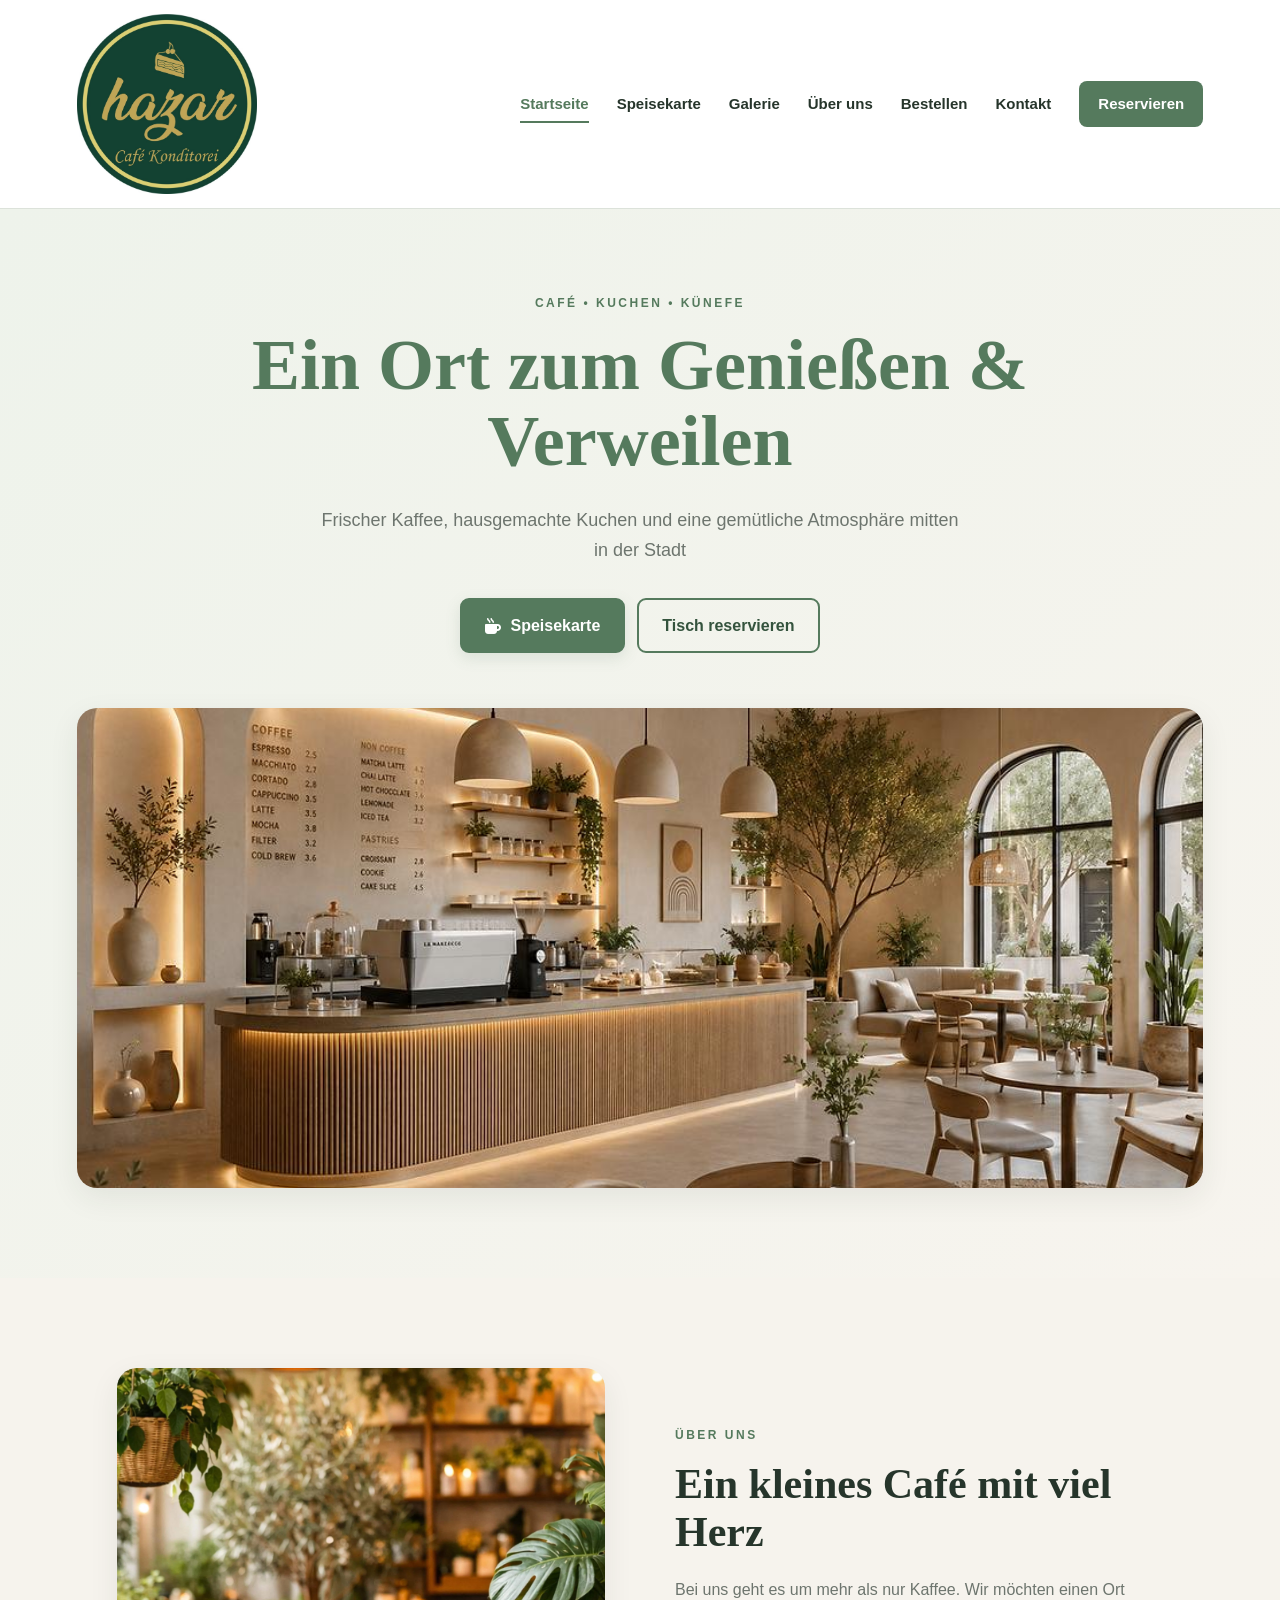
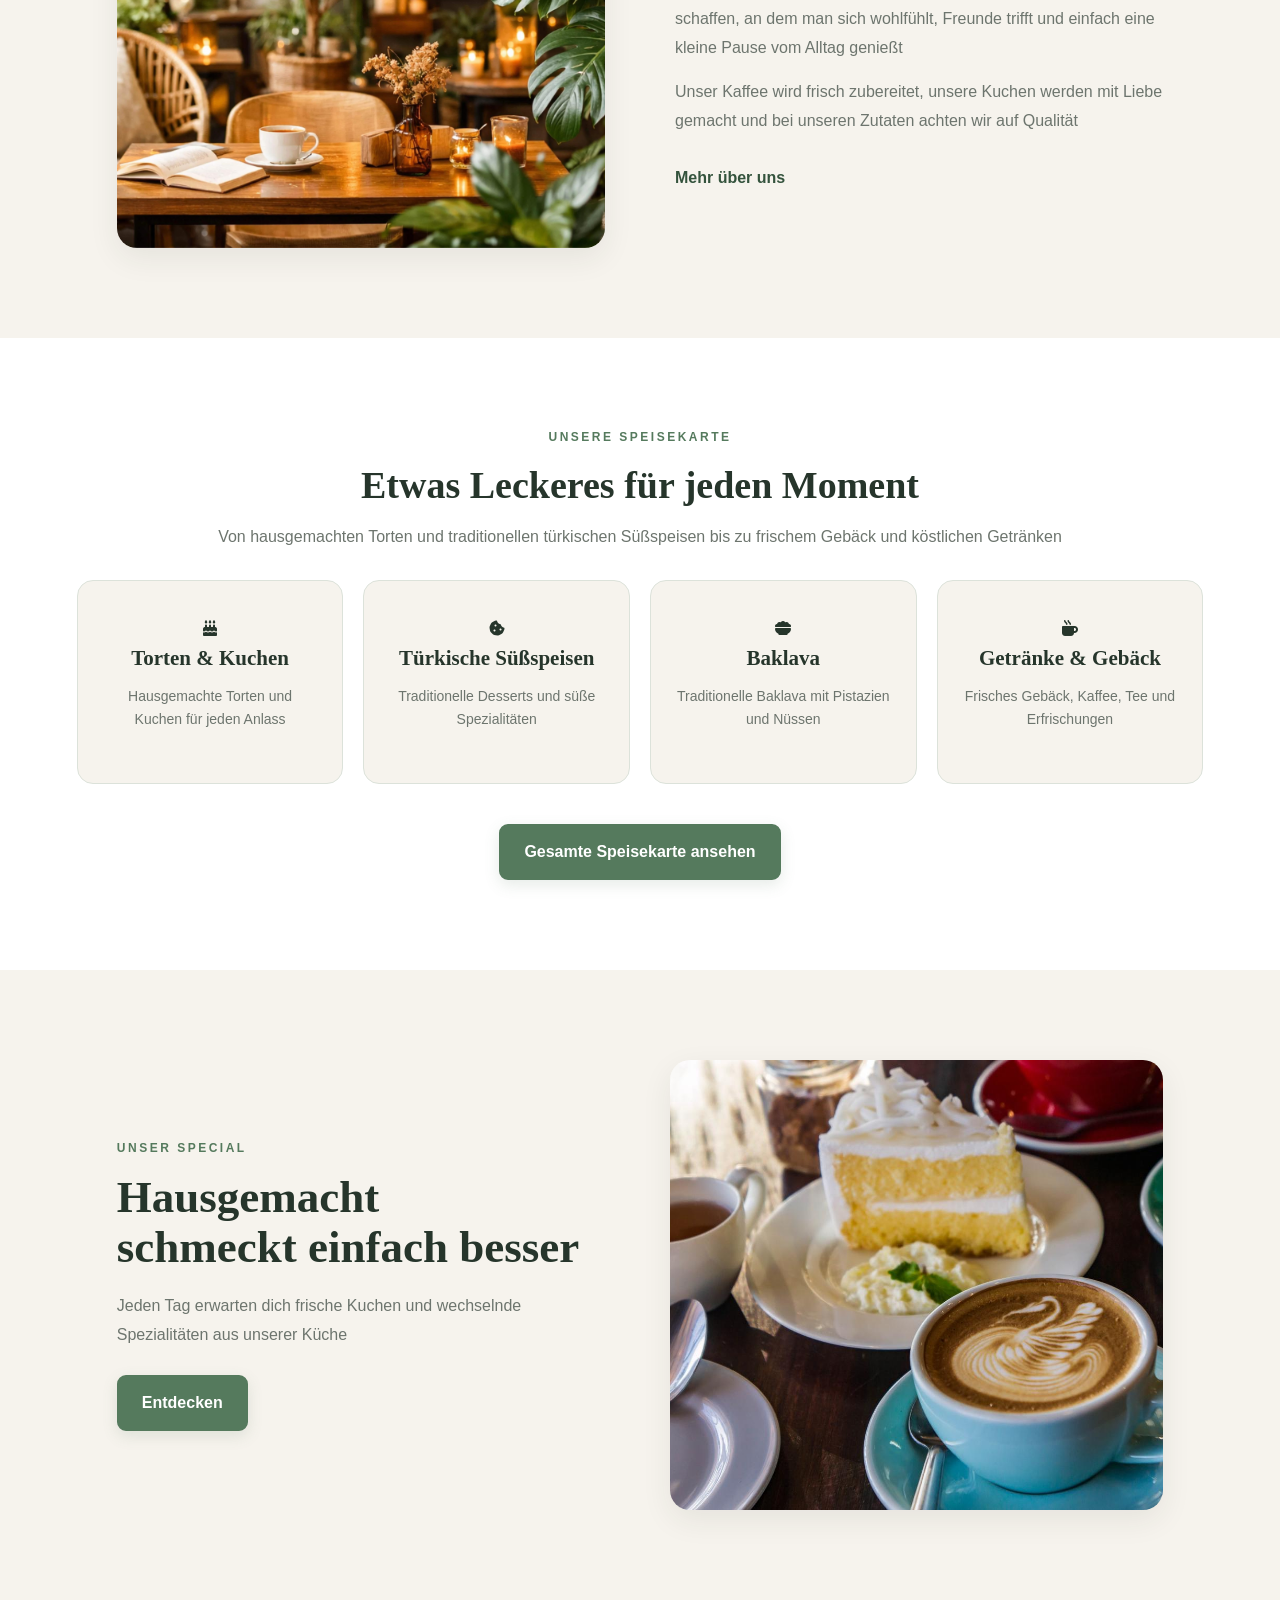
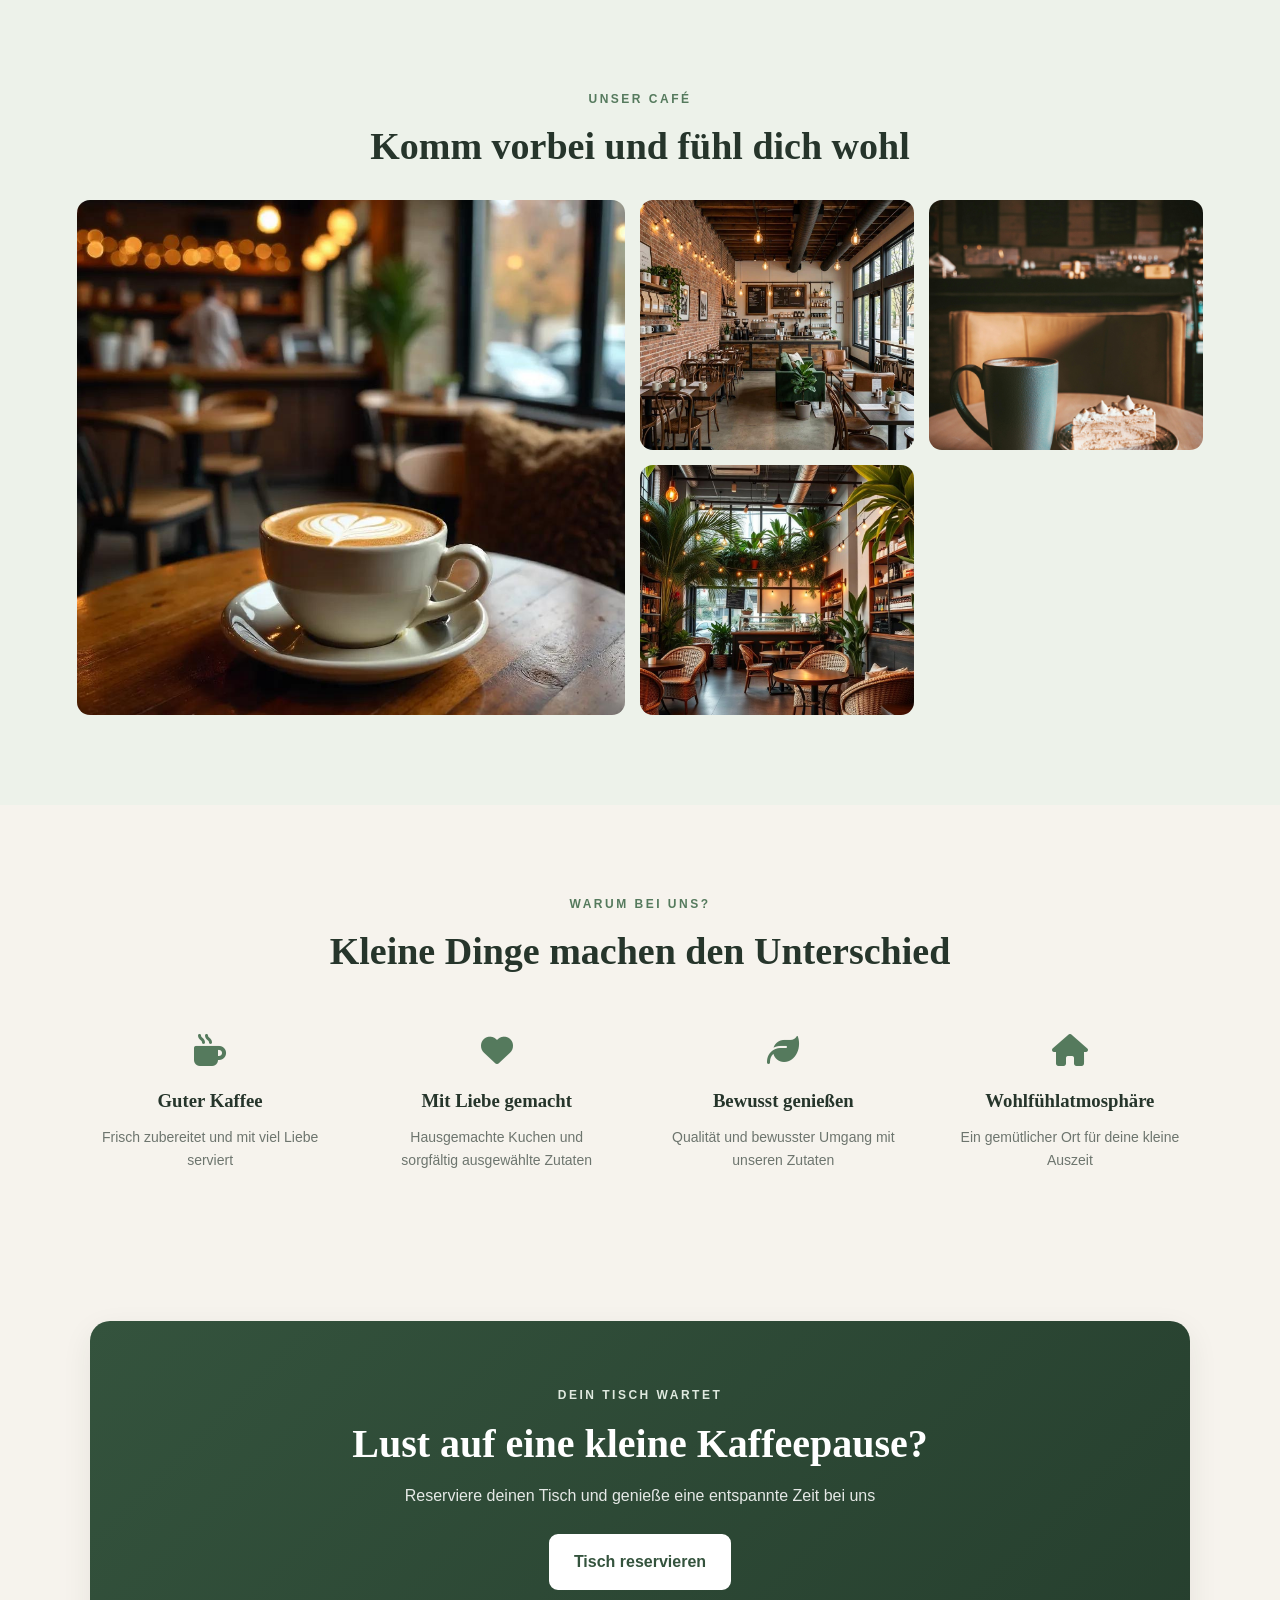
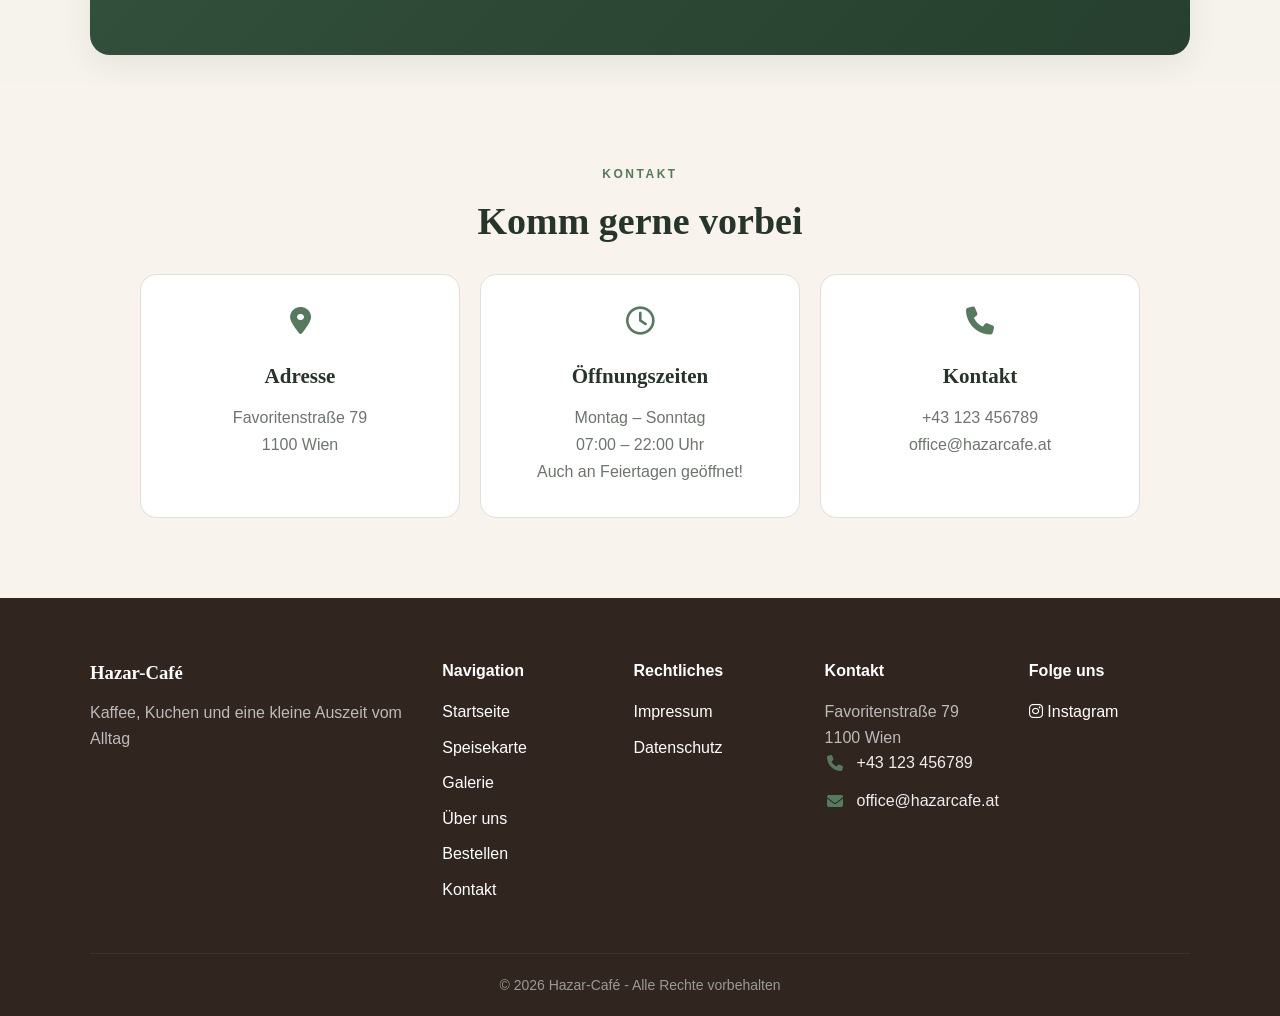
<file: index.html>
<!DOCTYPE html>
<html lang="de">
<head>
    <meta charset="UTF-8">
    <meta name="viewport" content="width=device-width, initial-scale=1.0">
    <link rel="stylesheet" href="style.css">
    <link rel="stylesheet" href="https://cdnjs.cloudflare.com/ajax/libs/font-awesome/6.5.2/css/all.min.css">
    <title>Hazar-Café</title>
</head>
<body>
    <header>
        <img src="images/logo.jpeg" alt="Hazar-Café" class="logo">

        <button class="menu-toggle" id="menuToggle" type="button" aria-label="Menü öffnen" aria-expanded="false">
            <i class="fa-solid fa-bars"></i>
        </button>

        <nav id="mainNav">
            <a href="index.html" class="active">Startseite</a>
            <a href="speisekarte.html">Speisekarte</a>
            <a href="galerie.html">Galerie</a>
            <a href="aboutUs.html">Über uns</a>
            <a href="bestellen.html">Bestellen</a>
            <a href="kontakt.html">Kontakt</a>
            <a href="reservierung.html" class="nav-button">Reservieren</a>
        </nav>
    </header>

    <main>
        <!-- ==============================
             HERO
        ==================================== -->
        <section class="hero">
            <div class="hero-content">
                <span class="hero-label">CAFÉ • KUCHEN • KÜNEFE</span>

                <h1><span>Ein Ort zum Genießen & Verweilen</span></h1>

                <p>Frischer Kaffee, hausgemachte Kuchen und eine gemütliche Atmosphäre mitten in der Stadt</p>

                <div class="hero-buttons">
                    <a href="speisekarte.html" class="btn">
                        <i class="fa-solid fa-mug-hot"></i>
                        Speisekarte
                    </a>

                    <a href="reservierung.html" class="btn btn-outline">Tisch reservieren</a>
                </div>
            </div>

            <div class="hero-image">
                <img src="images/cafe-bsp.jpg" alt="Gemütlicher Café-Innenraum">
            </div>
        </section>


        <!-- =======================================
            ÜBER UNS
        ========================================== -->
        <section class="about-section" id="ueber-uns">
            <div class="about-image">
                <img src="images/interior-bsp.jpg" alt="Innenraum des Cafés">
            </div>

            <div class="about-content">
                <span class="section-label">ÜBER UNS</span>

                <h2>Ein kleines Café mit viel Herz</h2>

                <p>Bei uns geht es um mehr als nur Kaffee. Wir möchten einen Ort schaffen, an dem man sich wohlfühlt, 
                    Freunde trifft und einfach eine kleine Pause vom Alltag genießt</p>

                <p>Unser Kaffee wird frisch zubereitet, unsere Kuchen werden mit Liebe gemacht und bei unseren Zutaten
                    achten wir auf Qualität</p>

                <a href="aboutUs.html" class="text-link">Mehr über uns</a>
            </div>
        </section>


        <!-- =========================================
            SPEISEKARTE
        ========================================== -->
        <section class="menu-section" id="speisekarte">
            <div class="section-heading">
                <span>UNSERE SPEISEKARTE</span>

                <h2>Etwas Leckeres für jeden Moment</h2>
                <p>Von hausgemachten Torten und traditionellen türkischen Süßspeisen bis zu frischem Gebäck und köstlichen Getränken</p>
            </div>

            <div class="menu-grid">
                <div class="menu-card">
                    <div class="menu-icon">
                        <i class="fa-solid fa-cake-candles"></i>
                    </div>

                    <h3>Torten & Kuchen</h3>
                    <p>Hausgemachte Torten und Kuchen für jeden Anlass</p>
                </div>

                <div class="menu-card">
                    <div class="menu-icon">
                        <i class="fa-solid fa-cookie-bite"></i>
                    </div>

                    <h3>Türkische Süßspeisen</h3>
                    <p>Traditionelle Desserts und süße Spezialitäten</p>
                </div>

                <div class="menu-card">
                    <div class="menu-icon">
                        <i class="fa-solid fa-bowl-food"></i>
                    </div>

                    <h3>Baklava</h3>
                    <p>Traditionelle Baklava mit Pistazien und Nüssen</p>
                </div>

                <div class="menu-card">
                    <div class="menu-icon">
                        <i class="fa-solid fa-mug-hot"></i>
                    </div>

                    <h3>Getränke & Gebäck</h3>
                    <p>Frisches Gebäck, Kaffee, Tee und Erfrischungen</p>
                </div>
            </div>

            <div class="center-button">
                <a href="speisekarte.html" class="btn btn-primary">Gesamte Speisekarte ansehen</a>
            </div>
        </section>


        <!-- =======================================
            SPECIAL
        ========================================== -->
        <section class="special-section">
            <div class="special-content">
                <span>UNSER SPECIAL</span>

                <h2>Hausgemacht<br>
                    schmeckt einfach besser</h2>

                <p>Jeden Tag erwarten dich frische Kuchen und wechselnde Spezialitäten aus unserer Küche</p>

                <a href="speisekarte.html" class="btn">Entdecken</a>
            </div>

            <div class="special-image">
                <img src="images/cake-bsp.jpg" alt="Hausgemachter Kuchen">
            </div>
        </section>


        <!-- =========================================
            GALERIE
        ========================================== -->
        <section class="gallery-section" id="galerie">
            <div class="section-heading">
                <span>UNSER CAFÉ</span>

                <h2>Komm vorbei und fühl dich wohl</h2>
            </div>

            <div class="gallery-grid">
                <img src="images/galerie/gallery-1.jpg" alt="Kaffee im Café">
                <img src="images/galerie/gallery-2.jpg" alt="Café Innenraum">
                <img src="images/galerie/gallery-3.jpg" alt="Kuchen und Kaffee">
                <img src="images/galerie/gallery-4.jpg" alt="Café Atmosphäre">
            </div>
        </section>


        <!-- =========================================
            VORTEILE
        ========================================== -->
        <section class="why-section">
            <div class="section-heading">
                <span> WARUM BEI UNS?</span>

                <h2>Kleine Dinge machen den Unterschied</h2>
            </div>

            <div class="advantages-grid">
                <div class="advantage-card">
                    <i class="fa-solid fa-mug-hot"></i>

                    <h3>Guter Kaffee</h3>
                    <p>Frisch zubereitet und mit viel Liebe serviert</p>
                </div>

                <div class="advantage-card">
                    <i class="fa-solid fa-heart"></i>

                    <h3>Mit Liebe gemacht</h3>
                    <p>Hausgemachte Kuchen und sorgfältig ausgewählte Zutaten</p>
                </div>

                <div class="advantage-card">
                    <i class="fa-solid fa-leaf"></i>

                    <h3>Bewusst genießen</h3>
                    <p>Qualität und bewusster Umgang mit unseren Zutaten</p>
                </div>

                <div class="advantage-card">
                    <i class="fa-solid fa-house"></i>

                    <h3>Wohlfühlatmosphäre</h3>
                    <p>Ein gemütlicher Ort für deine kleine Auszeit</p>
                </div>
            </div>
        </section>


        <!-- =========================================
            RESERVIERUNG
        ========================================== -->
        <section class="reservation-section" id="reservierung">
            <div>
                <span>DEIN TISCH WARTET</span>

                <h2>Lust auf eine kleine Kaffeepause?</h2>
                <p>Reserviere deinen Tisch und genieße eine entspannte Zeit bei uns</p>

                <a href="reservierung.html" class="btn">Tisch reservieren</a>
            </div>
        </section>


        <!-- =========================================
            KONTAKT
        ========================================== -->
        <section class="contact-section" id="kontakt">
            <div class="section-heading">
                <span>KONTAKT</span>

                <h2>Komm gerne vorbei</h2>
            </div>

            <div class="contact-grid">
                <div class="contact-card">
                    <i class="fa-solid fa-location-dot"></i>

                    <h3>Adresse</h3>

                    <p>
                        Favoritenstraße 79<br>
                        1100 Wien
                    </p>
                </div>

                <div class="contact-card">
                    <i class="fa-regular fa-clock"></i>

                    <h3>Öffnungszeiten</h3>

                     <p>
                        Montag – Sonntag<br>
                        07:00 – 22:00 Uhr
                    </p>

                    <p>
                        Auch an Feiertagen geöffnet!
                    </p>
                </div>

                <div class="contact-card">
                    <i class="fa-solid fa-phone"></i>

                    <h3>Kontakt</h3>

                    <p>
                        +43 123 456789<br>
                        office@hazarcafe.at
                    </p>
                </div>
            </div>
        </section>
    </main>

    <div id="footer"></div>
    <script src="js/script.js"></script>
</body>
</html>
</file>
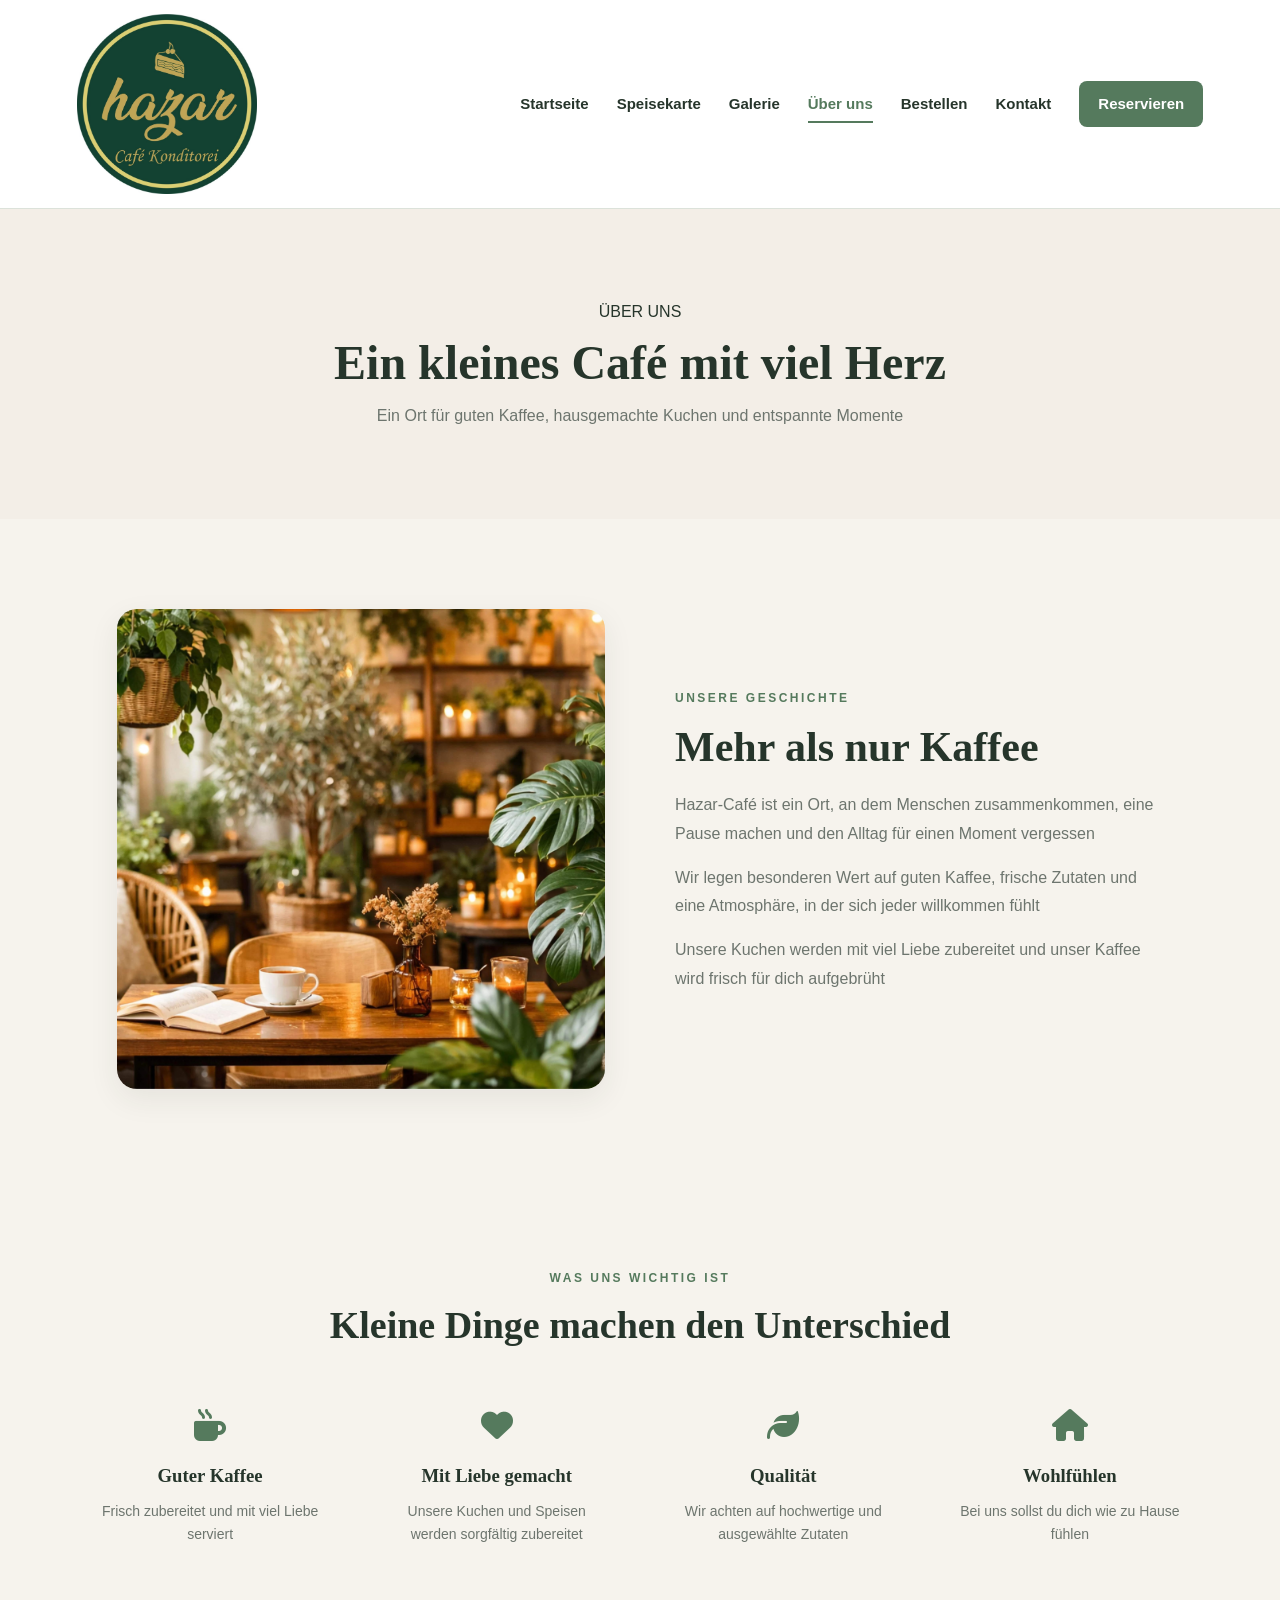
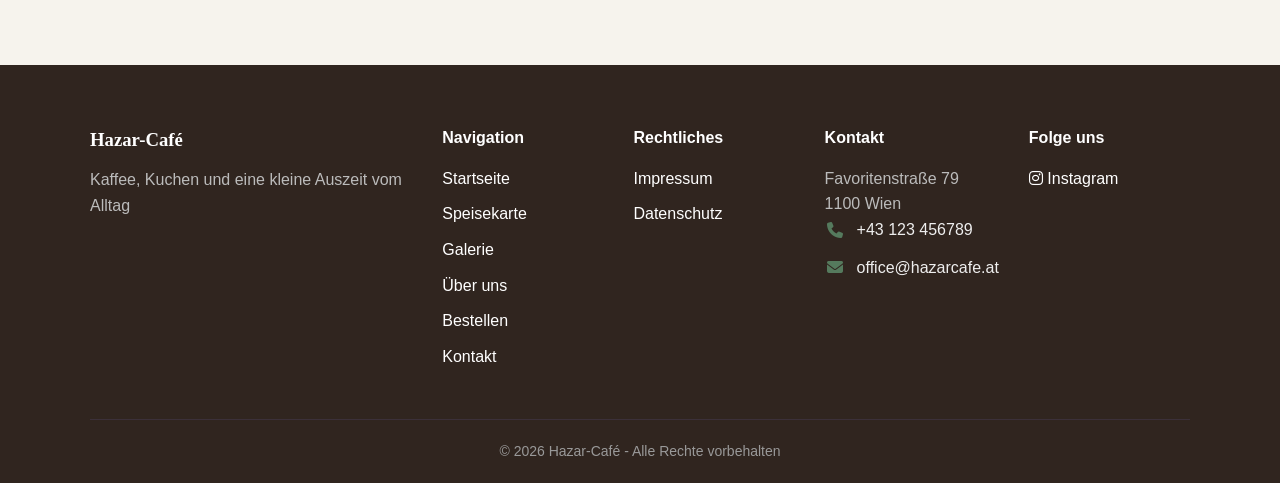
<file: aboutUs.html>
<!DOCTYPE html>
<html lang="de">
<head>
    <meta charset="UTF-8">
    <meta name="viewport" content="width=device-width, initial-scale=1.0">
    <link rel="stylesheet" href="style.css">
    <link rel="stylesheet" href="https://cdnjs.cloudflare.com/ajax/libs/font-awesome/6.5.2/css/all.min.css">
    <title>Über Uns</title>
</head>
<body>
    <header>
        <img src="images/logo.jpeg" alt="Hazar-Café" class="logo">

        <button class="menu-toggle" id="menuToggle" type="button" aria-label="Menü öffnen" aria-expanded="false">
            <i class="fa-solid fa-bars"></i>
        </button>

        <nav id="mainNav">
            <a href="index.html">Startseite</a>
            <a href="speisekarte.html">Speisekarte</a>
            <a href="galerie.html">Galerie</a>
            <a href="aboutUs.html" class="active">Über uns</a>
            <a href="bestellen.html">Bestellen</a>
            <a href="kontakt.html">Kontakt</a>
            <a href="reservierung.html" class="nav-button">Reservieren</a>
        </nav>
    </header>

    <main>
        <section class="page-hero">
            <div>
                <span class="section-label">ÜBER UNS</span>
                
                <h1>Ein kleines Café mit viel Herz</h1>
                <p>Ein Ort für guten Kaffee, hausgemachte Kuchen und entspannte Momente</p>
            </div>
        </section>

        <section class="about-section">
            <div class="about-image">
                <img src="images/interior-bsp.jpg" alt="Gemütlicher Innenraum des Hazar-Cafés">
            </div>

            <div class="about-content">
                <span class="section-label">UNSERE GESCHICHTE</span>

                <h2>Mehr als nur Kaffee</h2>

                <p> Hazar-Café ist ein Ort, an dem Menschen zusammenkommen, eine Pause machen und den Alltag für einen Moment vergessen</p>
                <p>Wir legen besonderen Wert auf guten Kaffee, frische Zutaten und eine Atmosphäre, in der sich jeder willkommen fühlt</p>
                <p>Unsere Kuchen werden mit viel Liebe zubereitet und unser Kaffee wird frisch für dich aufgebrüht</p>
            </div>
        </section>


        <section class="why-section">
            <div class="section-heading">
                <span>WAS UNS WICHTIG IST</span>
                <h2>Kleine Dinge machen den Unterschied</h2>
            </div>

            <div class="advantages-grid">
                <div class="advantage-card">
                    <i class="fa-solid fa-mug-hot"></i>
                    
                    <h3>Guter Kaffee</h3>
                    <p>Frisch zubereitet und mit viel Liebe serviert</p>
                </div>

                <div class="advantage-card">
                    <i class="fa-solid fa-heart"></i>
                    
                    <h3>Mit Liebe gemacht</h3>
                    <p>Unsere Kuchen und Speisen werden sorgfältig zubereitet</p>
                </div>

                <div class="advantage-card">
                    <i class="fa-solid fa-leaf"></i>
                    
                    <h3>Qualität</h3>
                    <p>Wir achten auf hochwertige und ausgewählte Zutaten</p>
                </div>

                <div class="advantage-card">
                    <i class="fa-solid fa-house"></i>
                    
                    <h3>Wohlfühlen</h3>
                    <p>Bei uns sollst du dich wie zu Hause fühlen</p>
                </div>
            </div>
        </section>
    </main>


    <div id="footer"></div>
    <script src="js/script.js"></script>
</body>
</html>
</file>
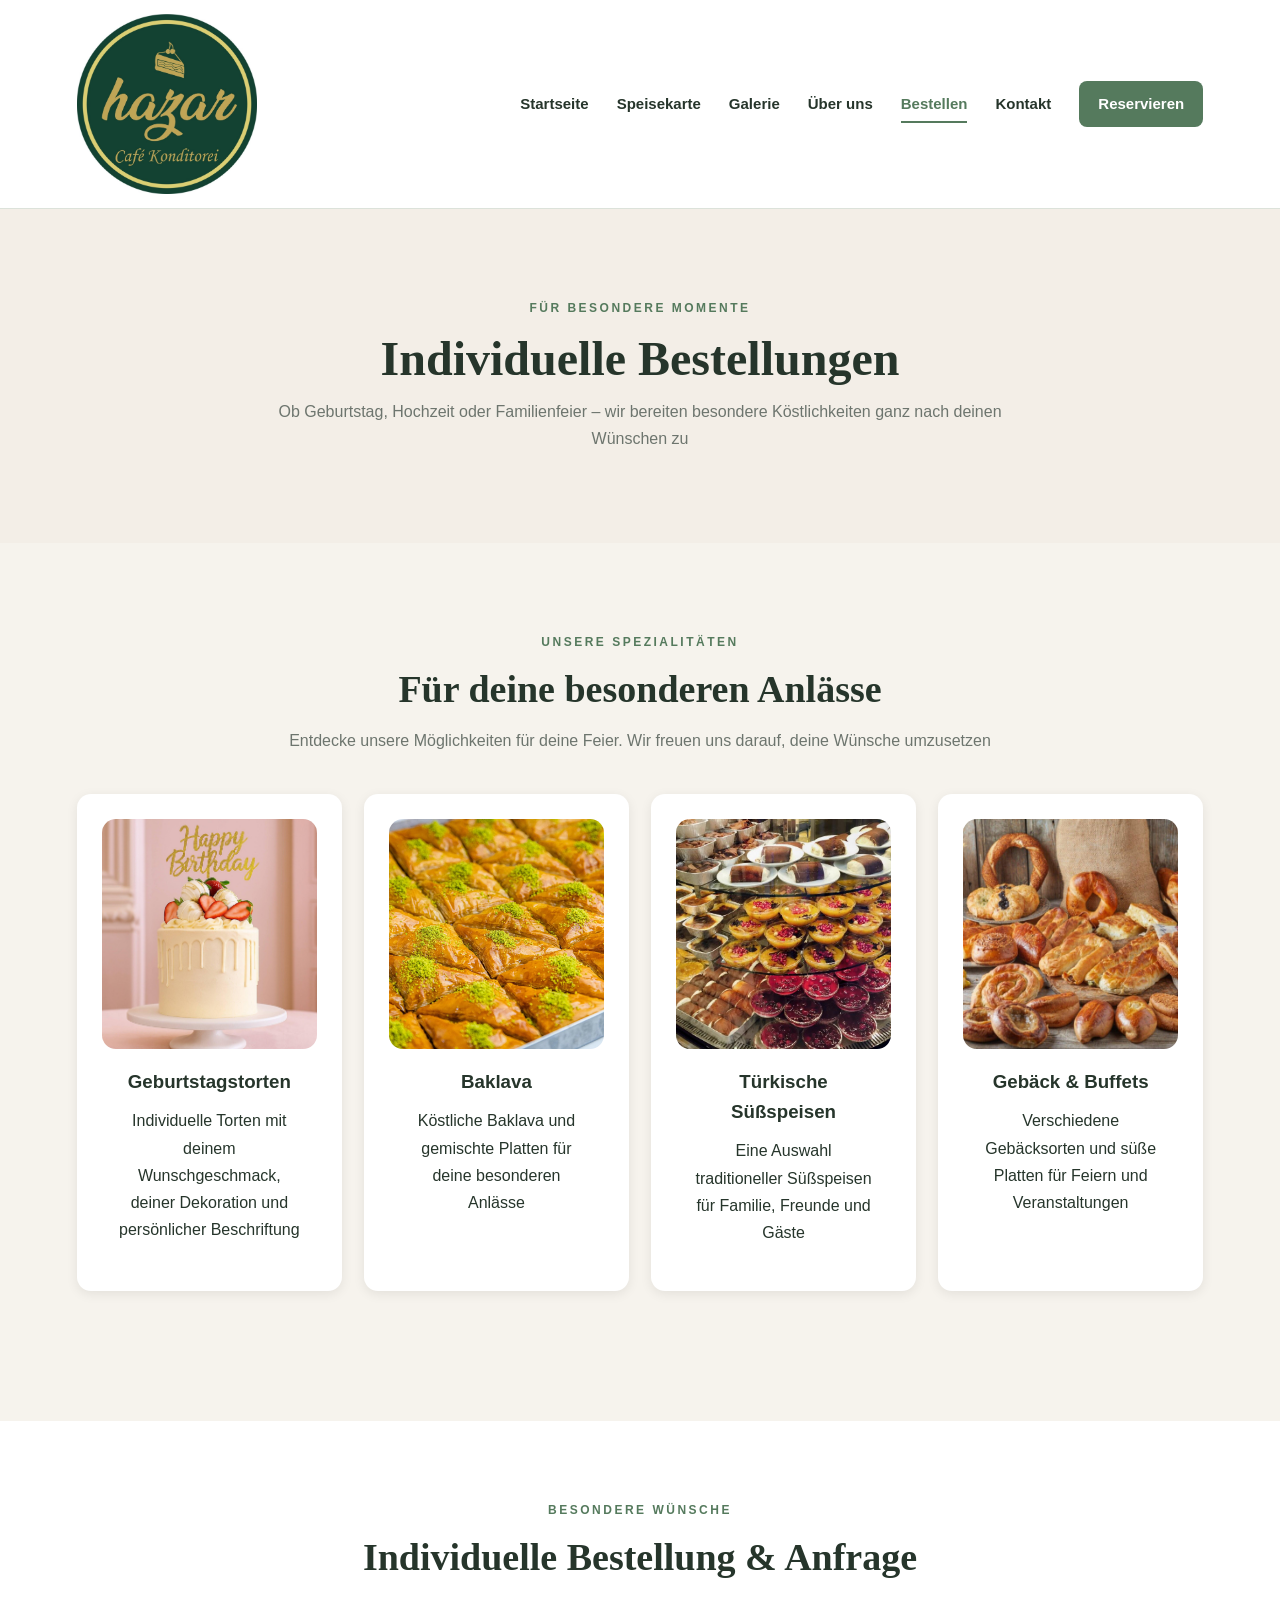
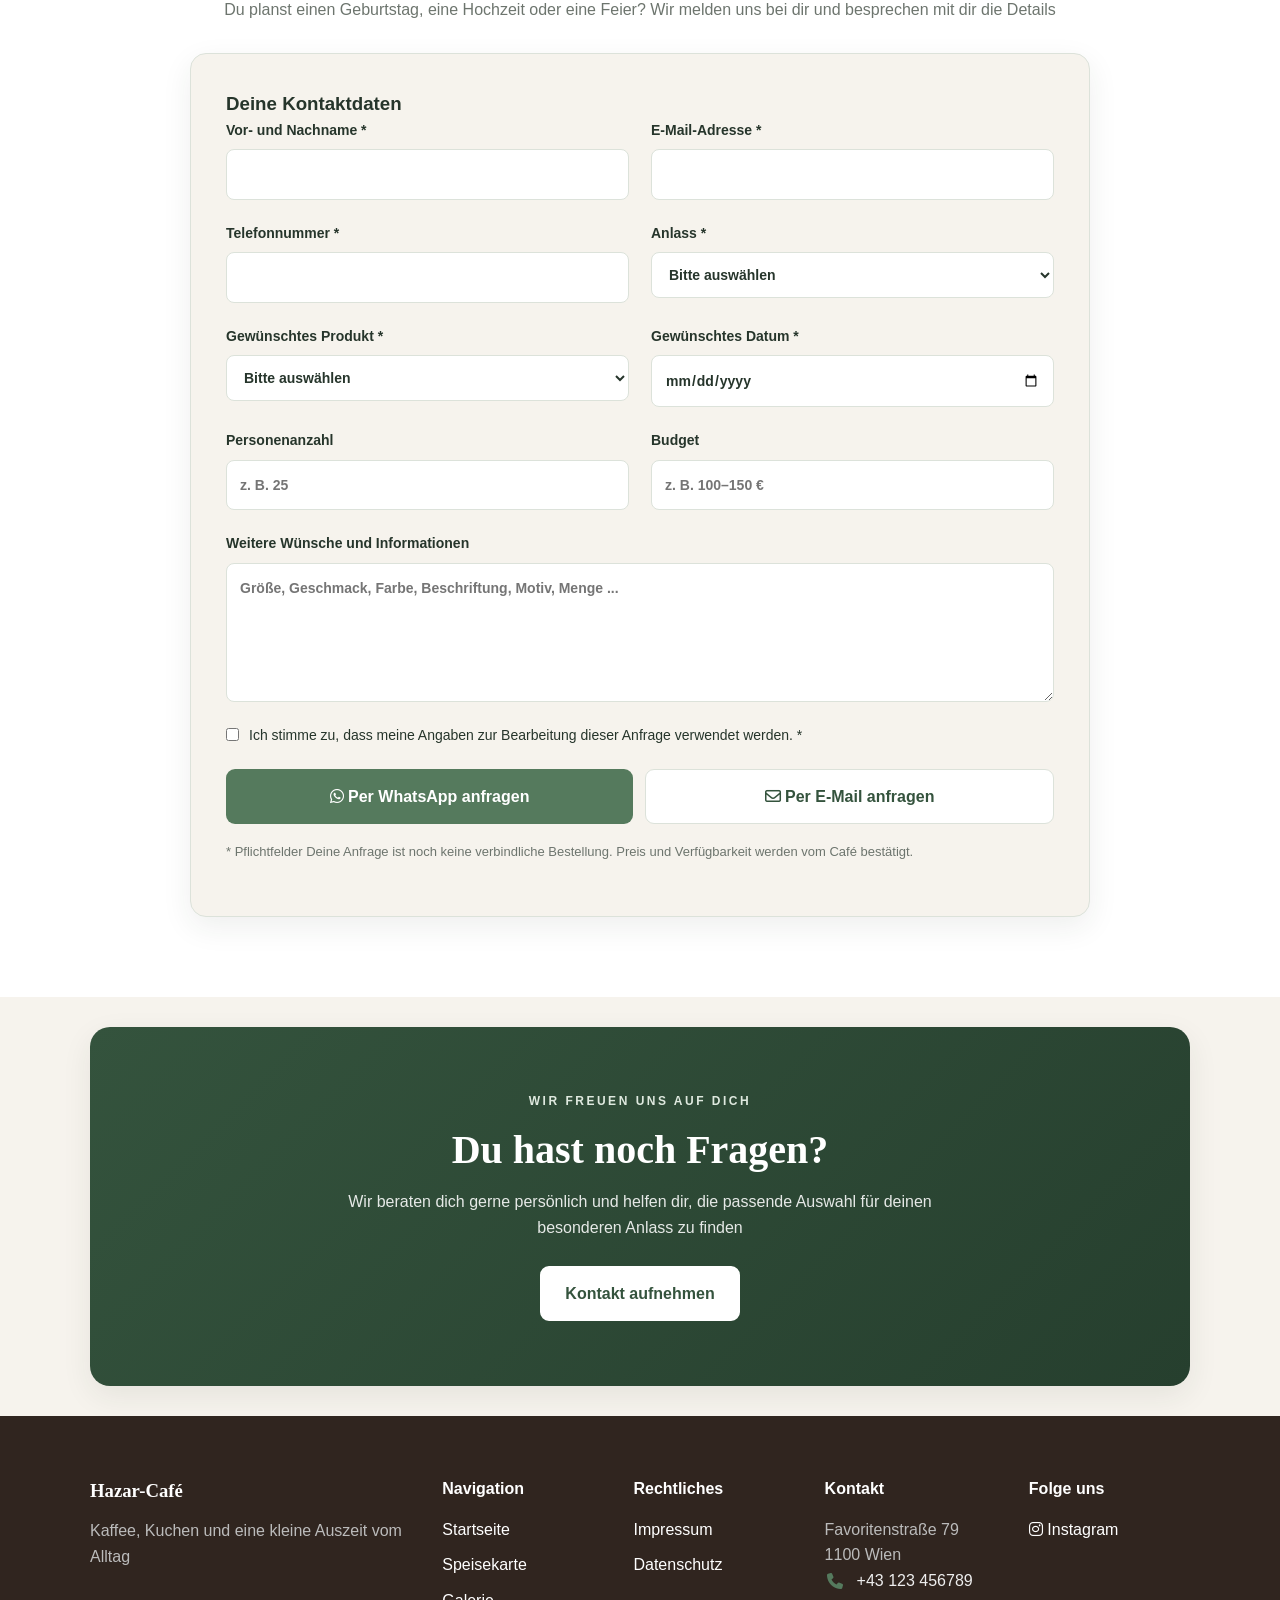
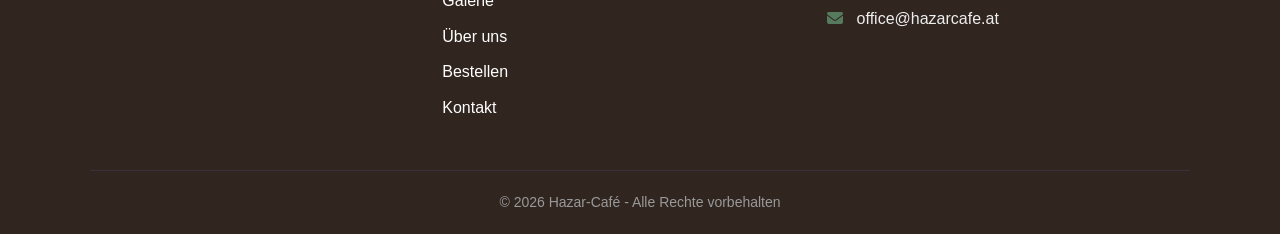
<file: bestellen.html>
<!DOCTYPE html>
<html lang="de">
<head>
    <meta charset="UTF-8">
    <meta name="viewport" content="width=device-width, initial-scale=1.0">
    <meta name="description" content="Bestelle individuelle Torten, Baklava und Süßspeisen für Geburtstage, Hochzeiten und besondere Feiern beim Hazar Café.">
    <link rel="stylesheet" href="style.css">
    <link rel="stylesheet" href="https://cdnjs.cloudflare.com/ajax/libs/font-awesome/6.5.0/css/all.min.css">
    <title>Bestellung</title>
</head>
<body>
    <header>
        <img src="images/logo.jpeg" alt="Hazar-Café" class="logo">

        <button class="menu-toggle" id="menuToggle" type="button" aria-label="Menü öffnen" aria-expanded="false">
            <i class="fa-solid fa-bars"></i>
        </button>

        <nav id="mainNav">
            <a href="index.html">Startseite</a>
            <a href="speisekarte.html">Speisekarte</a>
            <a href="galerie.html">Galerie</a>
            <a href="aboutUs.html">Über uns</a>
            <a href="bestellen.html" class="active">Bestellen</a>
            <a href="kontakt.html">Kontakt</a>
            <a href="reservierung.html" class="nav-button">Reservieren</a>
        </nav>
</header>

<main>
    <!-- HERO-BEREICH -->
    <section class="page-hero">
        <div>
            <span class="hero-label">FÜR BESONDERE MOMENTE</span>

            <h1>Individuelle Bestellungen</h1>
            <p>Ob Geburtstag, Hochzeit oder Familienfeier – wir bereiten besondere Köstlichkeiten ganz nach deinen Wünschen zu</p>
        </div>
    </section>

    <!-- PRODUKT-KATEGORIEN -->
    <section class="inquiry-intro">
        <div class="section-heading">
            <span>UNSERE SPEZIALITÄTEN</span>

            <h2>Für deine besonderen Anlässe</h2>
            <p>Entdecke unsere Möglichkeiten für deine Feier. Wir freuen uns darauf, deine Wünsche umzusetzen</p>
        </div>

        <div class="inquiry-categories">
            <div class="inquiry-category">
                <img src="images/bestellen/geburtstagstorte.jpg" alt="Individuelle Geburtstagstorte">

                <h3>Geburtstagstorten</h3>
                <p>Individuelle Torten mit deinem Wunschgeschmack, deiner Dekoration und persönlicher Beschriftung</p>
            </div>

            <div class="inquiry-category">

                <img src="images/bestellen/baklava.jpg" alt="Türkische Baklava">

                <h3>Baklava</h3>
                <p>Köstliche Baklava und gemischte Platten für deine besonderen Anlässe</p>
            </div>

            <div class="inquiry-category">
                <img src="images/bestellen/suessspeisen.jpg" alt="Türkische Süßspeisen">

                <h3>Türkische Süßspeisen</h3>
                <p>Eine Auswahl traditioneller Süßspeisen für Familie, Freunde und Gäste</p>
            </div>

            <div class="inquiry-category">
                <img src="images/bestellen/gebäck.jpg" alt="Frisches Gebäck">

                <h3>Gebäck & Buffets</h3>
                <p>Verschiedene Gebäcksorten und süße Platten für Feiern und Veranstaltungen</p>
            </div>
        </div>
    </section>


    <!-- BESTELLFORMULAR -->
    <section class="inquiry-section" id="anfrage">
        <div class="section-heading">
            <span>BESONDERE WÜNSCHE</span>

            <h2>Individuelle Bestellung & Anfrage</h2>
            <p>Du planst einen Geburtstag, eine Hochzeit oder eine Feier? Wir melden uns bei dir und besprechen mit dir die Details</p>
        </div>

        <form class="inquiry" id="inquiryForm">
            <h3>Deine Kontaktdaten</h3>
            
            <div class="form-grid">
                <label>Vor- und Nachname * <input type="text" name="name" autocomplete="name" required></label>
                <label>E-Mail-Adresse * <input type="email" name="email" autocomplete="email" required></label>
                <label>Telefonnummer * <input type="tel" name="phone" autocomplete="tel" required></label>

                <label>Anlass *
                    <select name="occasion" required>
                        <option value="">Bitte auswählen</option>
                        <option>Geburtstag</option>
                        <option>Hochzeit</option>
                        <option>Verlobung</option>
                        <option>Taufe / Babyparty</option>
                        <option>Firmenfeier</option>
                        <option>Familienfeier</option>
                        <option>Sonstiges</option>
                    </select>
                </label>

                <label>Gewünschtes Produkt *
                    <select name="product" required>
                        <option value="">Bitte auswählen</option>
                        <option>Geburtstagstorte</option>
                        <option>Fototorte</option>
                        <option>Herztorte</option>
                        <option>Mini-Torten</option>
                        <option>Baklava</option>
                        <option>Türkische Süßspeisen</option>
                        <option>Gemischtes Buffet</option>
                        <option>Gebäck</option>
                        <option>Sonstiges</option>
                    </select>
                </label>

                <label>Gewünschtes Datum * <input type="date" name="date" id="eventDate" required></label>
                <label>Personenanzahl <input type="number" name="guests" min="1" placeholder="z. B. 25"></label>
                <label>Budget <input type="text" name="budget" placeholder="z. B. 100–150 €"></label>
            </div>

            <label class="message-label">
                Weitere Wünsche und Informationen

                <textarea name="message" rows="5"
                    placeholder="Größe, Geschmack, Farbe, Beschriftung, Motiv, Menge ..."></textarea>

            </label>

            <label class="privacy">
                <input type="checkbox" name="privacy" required>

                <span>Ich stimme zu, dass meine Angaben zur Bearbeitung dieser Anfrage verwendet werden. *</span>
            </label>

            <div class="inquiry-buttons">
                <button class="submit-button" type="button" id="whatsappButton">
                    <i class="fa-brands fa-whatsapp"></i>
                    Per WhatsApp anfragen
                </button>

                <button class="email-button" type="button" id="emailButton">
                    <i class="fa-regular fa-envelope"></i>
                    Per E-Mail anfragen
                </button>
            </div>

            <p class="form-hint">* Pflichtfelder
                Deine Anfrage ist noch keine verbindliche Bestellung. Preis und Verfügbarkeit werden vom Café bestätigt.
            </p>

            <p id="formMessage" class="form-message" role="status" aria-live="polite"></p>
        </form>
    </section>


    <!-- RESERVIERUNG / KONTAKT -->
    <section class="reservation-section">
        <span>WIR FREUEN UNS AUF DICH</span>

        <h2>Du hast noch Fragen?</h2>

        <p>Wir beraten dich gerne persönlich und helfen dir, die passende Auswahl für deinen besonderen Anlass zu finden</p>

        <a href="kontakt.html" class="btn">Kontakt aufnehmen</a>
    </section>
</main>

<div id="footer"></div>
<script src="js/inquiry.js"></script>
</body>
</html>
</file>
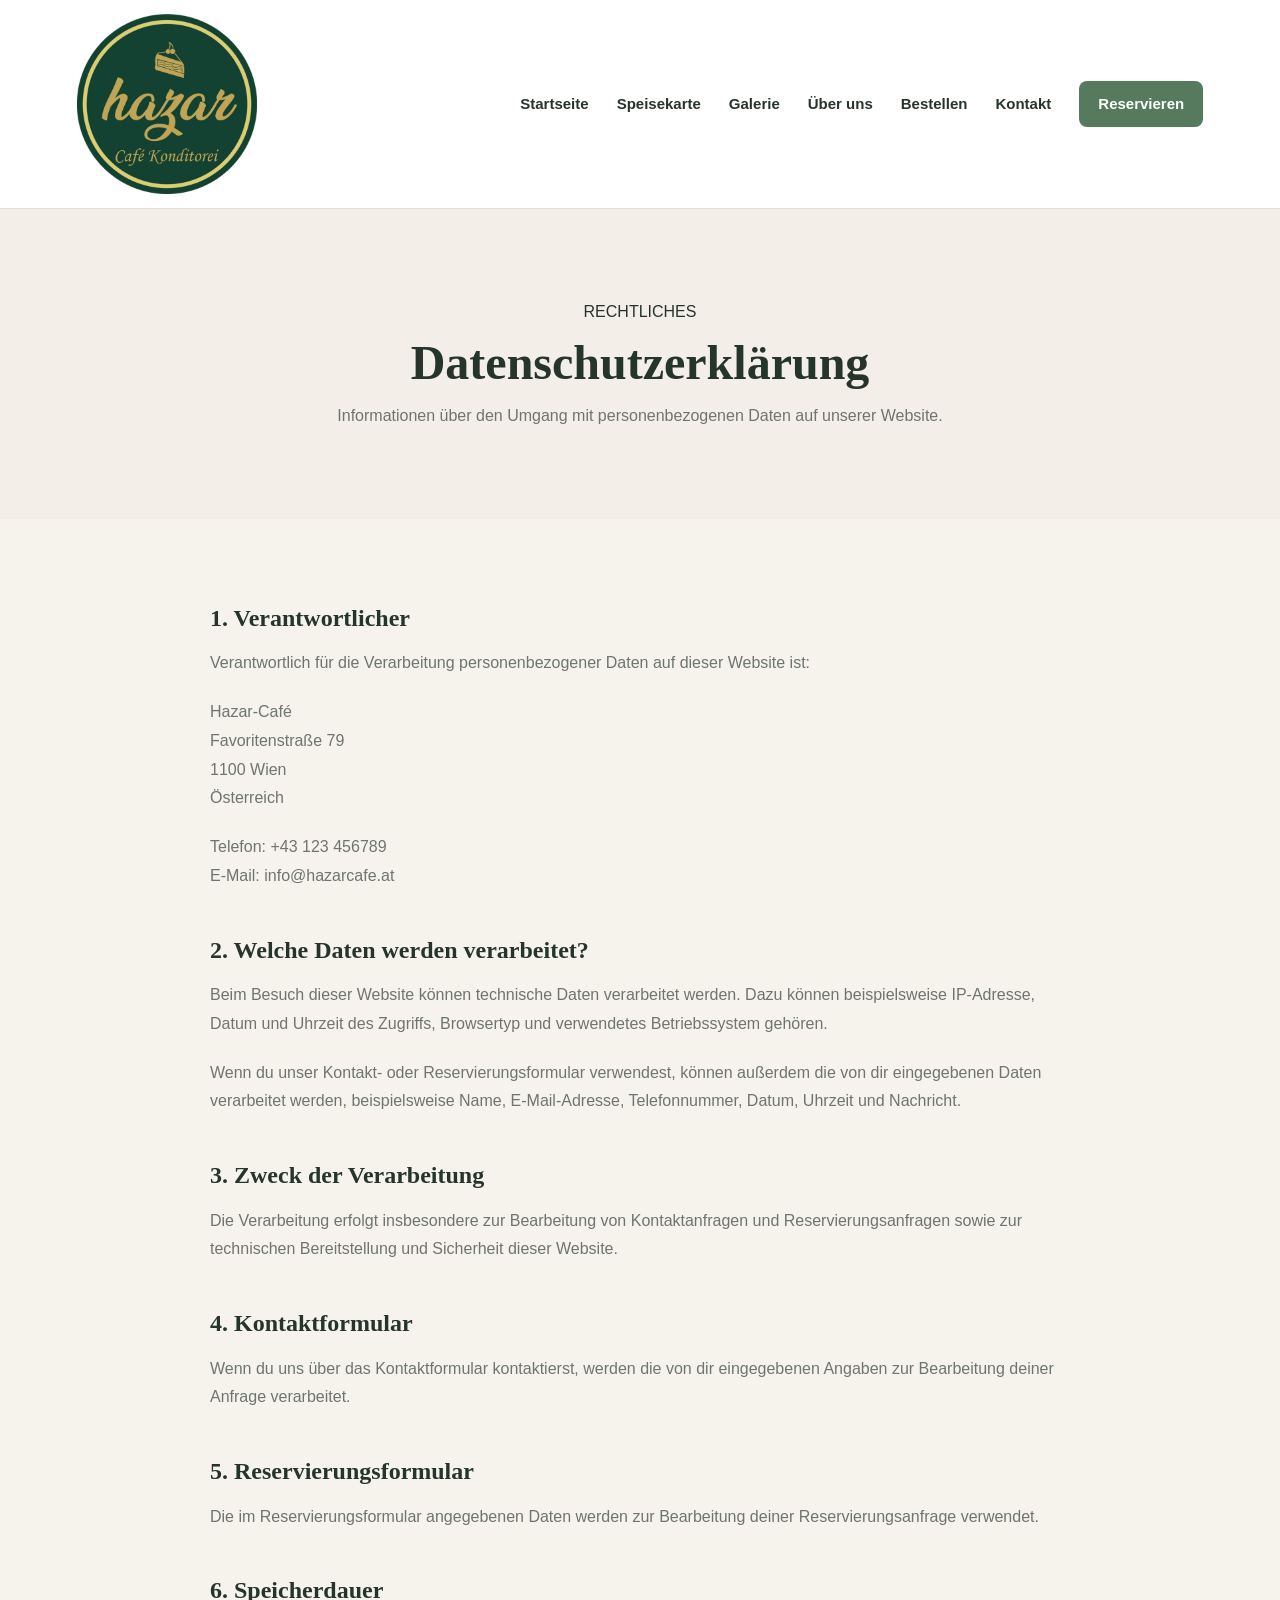
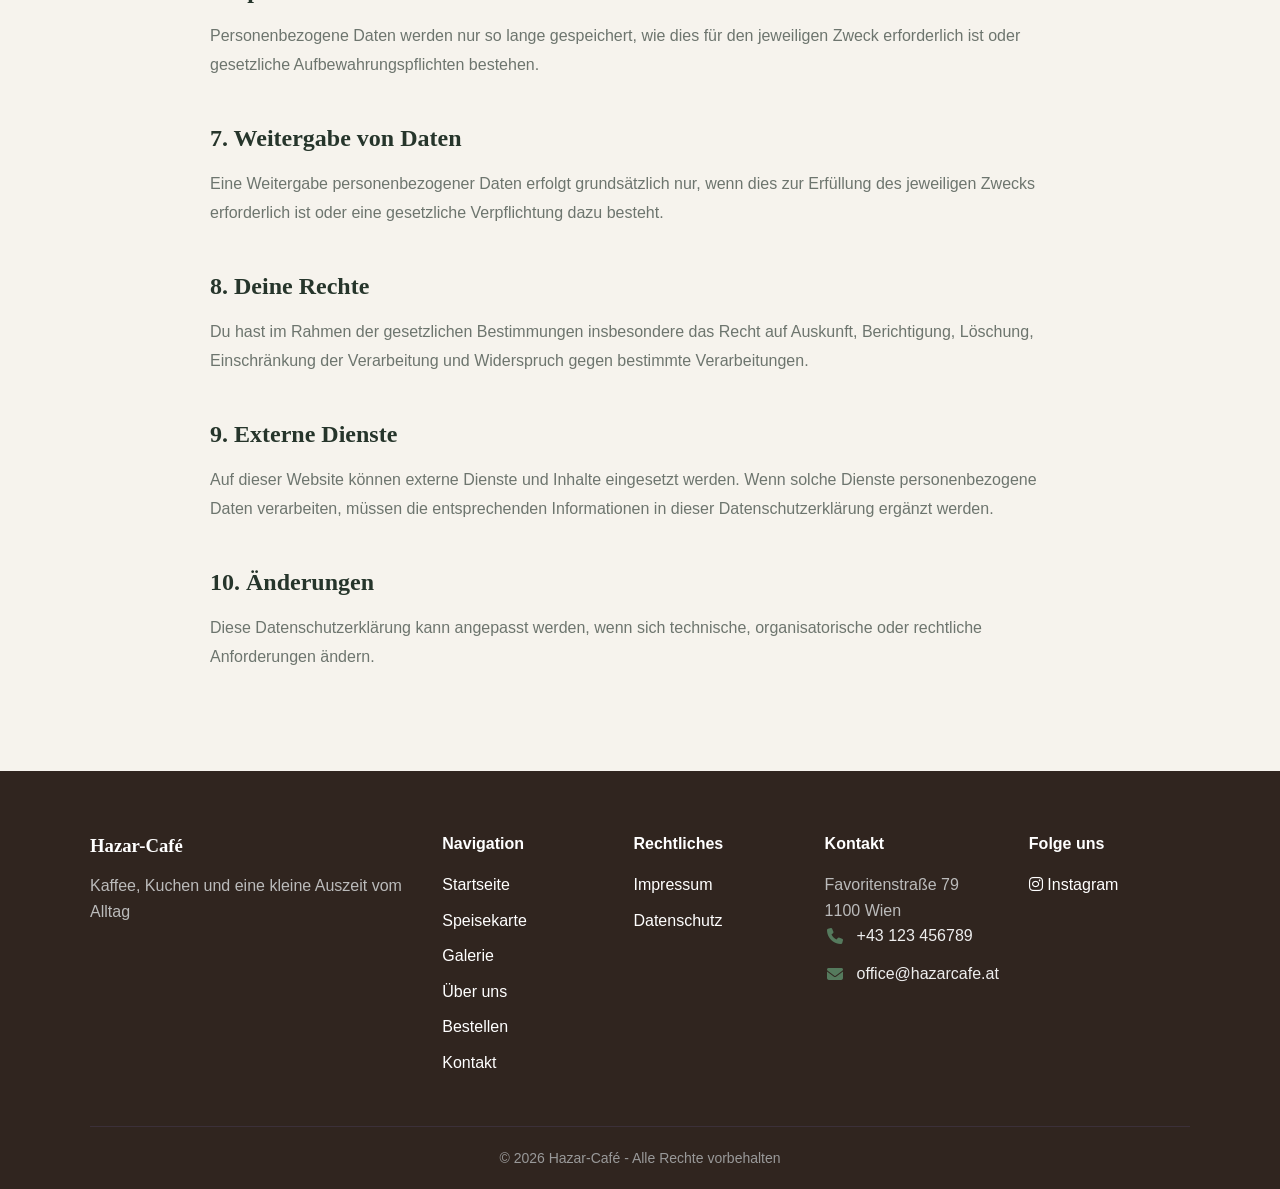
<file: datenschutz.html>
<!DOCTYPE html>
<html lang="de">
<head>
    <meta charset="UTF-8">
    <meta name="viewport" content="width=device-width, initial-scale=1.0">
    <link rel="stylesheet" href="style.css">
    <link rel="stylesheet" href="https://cdnjs.cloudflare.com/ajax/libs/font-awesome/6.5.2/css/all.min.css">
    <title>Datenschutz | Hazar-Café</title>
</head>
<body>
    <header>
        <img src="images/logo.jpeg" alt="Hazar-Café" class="logo">

        <button class="menu-toggle" id="menuToggle" type="button" aria-label="Menü öffnen" aria-expanded="false">
            <i class="fa-solid fa-bars"></i>
        </button>

        <nav id="mainNav">
            <a href="index.html">Startseite</a>
            <a href="speisekarte.html">Speisekarte</a>
            <a href="galerie.html">Galerie</a>
            <a href="aboutUs.html">Über uns</a>
            <a href="bestellen.html">Bestellen</a>
            <a href="kontakt.html">Kontakt</a>
            <a href="reservierung.html" class="nav-button">Reservieren</a>
        </nav>
    </header>

    <main>
        <section class="page-hero">
            <div>
                <span class="section-label">RECHTLICHES</span>
                
                <h1>Datenschutzerklärung</h1>
                <p>Informationen über den Umgang mit personenbezogenen Daten auf unserer Website.</p>
            </div>
        </section>

        
        <section class="legal-section">
            <h2>1. Verantwortlicher</h2>

            <p>Verantwortlich für die Verarbeitung personenbezogener Daten auf dieser Website ist:</p>

            <p>
                Hazar-Café<br>
                Favoritenstraße 79<br>
                1100 Wien<br>
                Österreich
            </p>

            <p>
                Telefon: +43 123 456789<br>
                E-Mail: info@hazarcafe.at
            </p>


            <h2>2. Welche Daten werden verarbeitet?</h2>

            <p>Beim Besuch dieser Website können technische Daten verarbeitet werden. Dazu können beispielsweise IP-Adresse, Datum und 
                Uhrzeit des Zugriffs, Browsertyp und verwendetes Betriebssystem gehören.
            </p>

            <p>Wenn du unser Kontakt- oder Reservierungsformular verwendest, können außerdem die von dir eingegebenen Daten verarbeitet 
                werden, beispielsweise Name, E-Mail-Adresse, Telefonnummer, Datum, Uhrzeit und Nachricht.
            </p>


            <h2>3. Zweck der Verarbeitung</h2>

            <p>Die Verarbeitung erfolgt insbesondere zur Bearbeitung von Kontaktanfragen und Reservierungsanfragen sowie zur technischen
                Bereitstellung und Sicherheit dieser Website.
            </p>


            <h2>4. Kontaktformular</h2>

            <p>Wenn du uns über das Kontaktformular kontaktierst, werden die von dir eingegebenen Angaben zur Bearbeitung deiner Anfrage
                verarbeitet.
            </p>


            <h2>5. Reservierungsformular</h2>

            <p>Die im Reservierungsformular angegebenen Daten werden zur Bearbeitung deiner Reservierungsanfrage verwendet.</p>


            <h2>6. Speicherdauer</h2>

            <p>Personenbezogene Daten werden nur so lange gespeichert, wie dies für den jeweiligen Zweck erforderlich ist oder 
                gesetzliche Aufbewahrungspflichten bestehen.
            </p>


            <h2>7. Weitergabe von Daten</h2>

            <p>Eine Weitergabe personenbezogener Daten erfolgt grundsätzlich nur, wenn dies zur Erfüllung des jeweiligen Zwecks 
                erforderlich ist oder eine gesetzliche Verpflichtung dazu besteht.
            </p>


            <h2>8. Deine Rechte</h2>

            <p>Du hast im Rahmen der gesetzlichen Bestimmungen insbesondere das Recht auf Auskunft, Berichtigung, Löschung, Einschränkung 
                der Verarbeitung und Widerspruch gegen bestimmte Verarbeitungen.
            </p>


            <h2>9. Externe Dienste</h2>

            <p>Auf dieser Website können externe Dienste und Inhalte eingesetzt werden. Wenn solche Dienste personenbezogene Daten 
                verarbeiten, müssen die entsprechenden Informationen in dieser Datenschutzerklärung ergänzt werden.
            </p>


            <h2>10. Änderungen</h2>

            <p>Diese Datenschutzerklärung kann angepasst werden, wenn sich technische, organisatorische oder rechtliche Anforderungen 
                ändern.
            </p>
        </section>
    </main>


    <div id="footer"></div>
    <script src="js/script.js"></script>
</body>
</html>
</file>
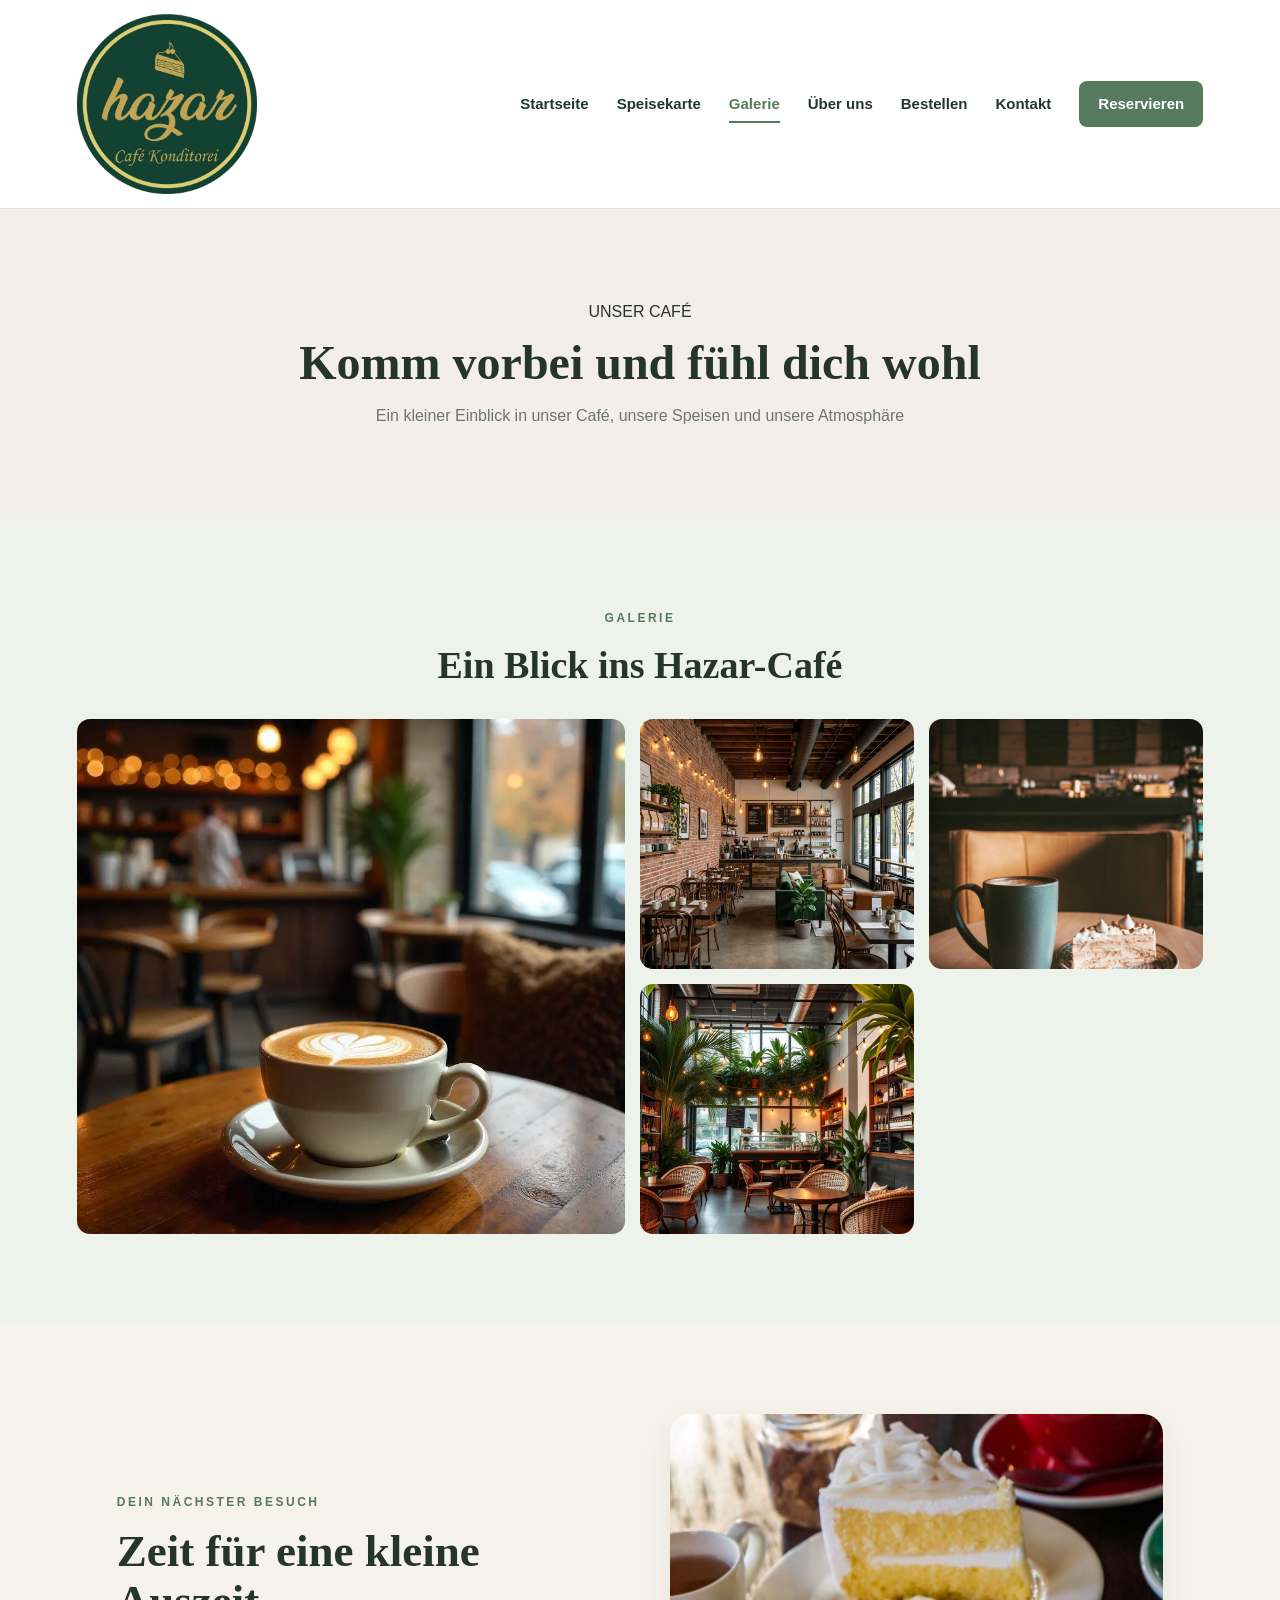
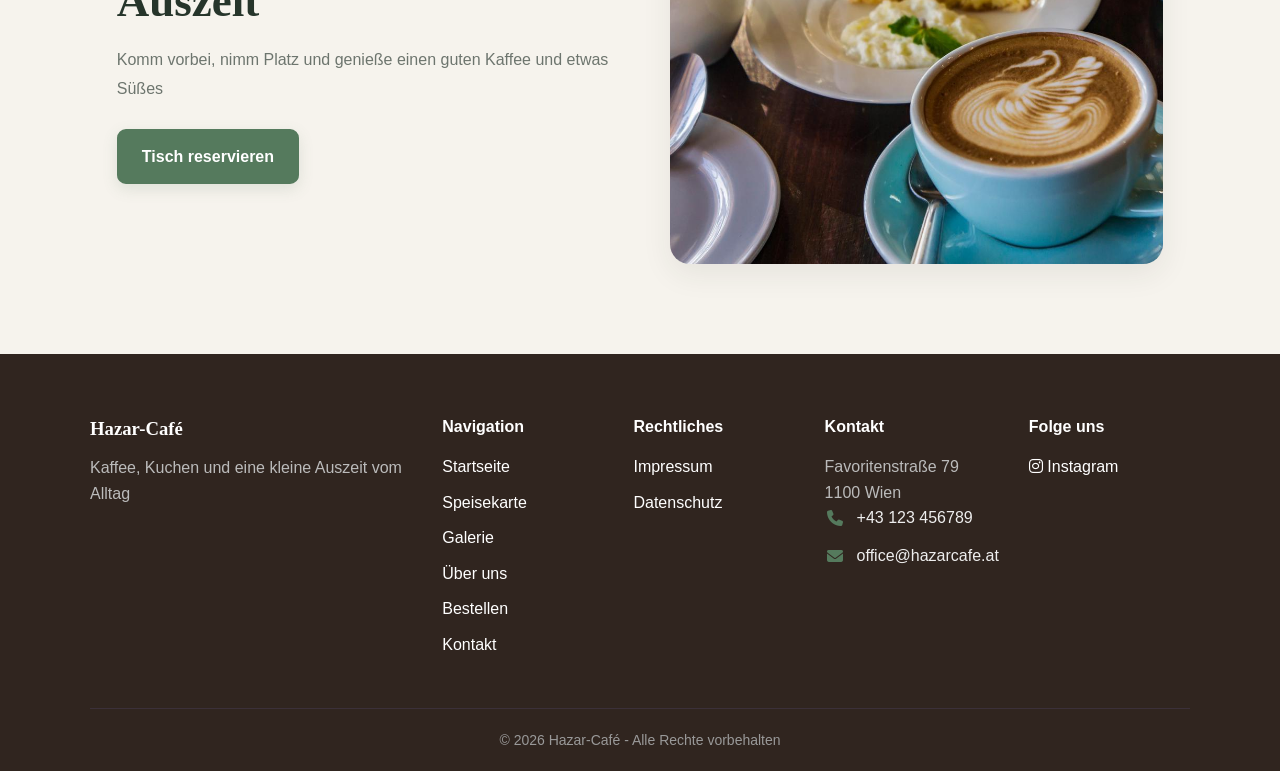
<file: galerie.html>
<!DOCTYPE html>
<html lang="de">
<head>
    <meta charset="UTF-8">
    <meta name="viewport" content="width=device-width, initial-scale=1.0">
    <link rel="stylesheet" href="style.css">
    <link rel="stylesheet" href="https://cdnjs.cloudflare.com/ajax/libs/font-awesome/6.5.2/css/all.min.css">
    <title>Galerie</title>
</head>
<body>
    <header>
        <img src="images/logo.jpeg" alt="Hazar-Café" class="logo">

        <button class="menu-toggle" id="menuToggle" type="button" aria-label="Menü öffnen" aria-expanded="false">
            <i class="fa-solid fa-bars"></i>
        </button>

        <nav id="mainNav">
            <a href="index.html">Startseite</a>
            <a href="speisekarte.html">Speisekarte</a>
            <a href="galerie.html" class="active">Galerie</a>
            <a href="aboutUs.html">Über uns</a>
            <a href="bestellen.html">Bestellen</a>
            <a href="kontakt.html">Kontakt</a>
            <a href="reservierung.html" class="nav-button">Reservieren</a>
        </nav>
    </header>

    <main>
        <section class="page-hero">
            <div>
                <span class="section-label">UNSER CAFÉ</span>
                
                <h1>Komm vorbei und fühl dich wohl</h1>
                <p>Ein kleiner Einblick in unser Café, unsere Speisen und unsere Atmosphäre</p>
            </div>
        </section>

        <section class="gallery-section">
            <div class="section-heading">
                <span>GALERIE</span>
                <h2>Ein Blick ins Hazar-Café</h2>
            </div>

            <div class="gallery-grid">
                <img src="images/galerie/gallery-1.jpg" alt="Frischer Cappuccino">
                <img src="images/galerie/gallery-2.jpg" alt="Gemütlicher Café-Innenraum">
                <img src="images/galerie/gallery-3.jpg" alt="Kuchen und Kaffee">
                <img src="images/galerie/gallery-4.jpg" alt="Gemütliche Atmosphäre im Café">
            </div>
        </section>

        <section class="special-section">
            <div class="special-content">
                <span>DEIN NÄCHSTER BESUCH</span>

                <h2>Zeit für eine kleine Auszeit</h2>

                <p>Komm vorbei, nimm Platz und genieße einen guten Kaffee und etwas Süßes</p>

                <a href="reservierung.html" class="btn">Tisch reservieren</a>
            </div>

            <div class="special-image">
                <img src="images/cake-bsp.jpg" alt="Hausgemachter Kuchen">
            </div>
        </section>
    </main>


    <div id="footer"></div>
    <script src="js/script.js"></script>
</body>
</html>
</file>
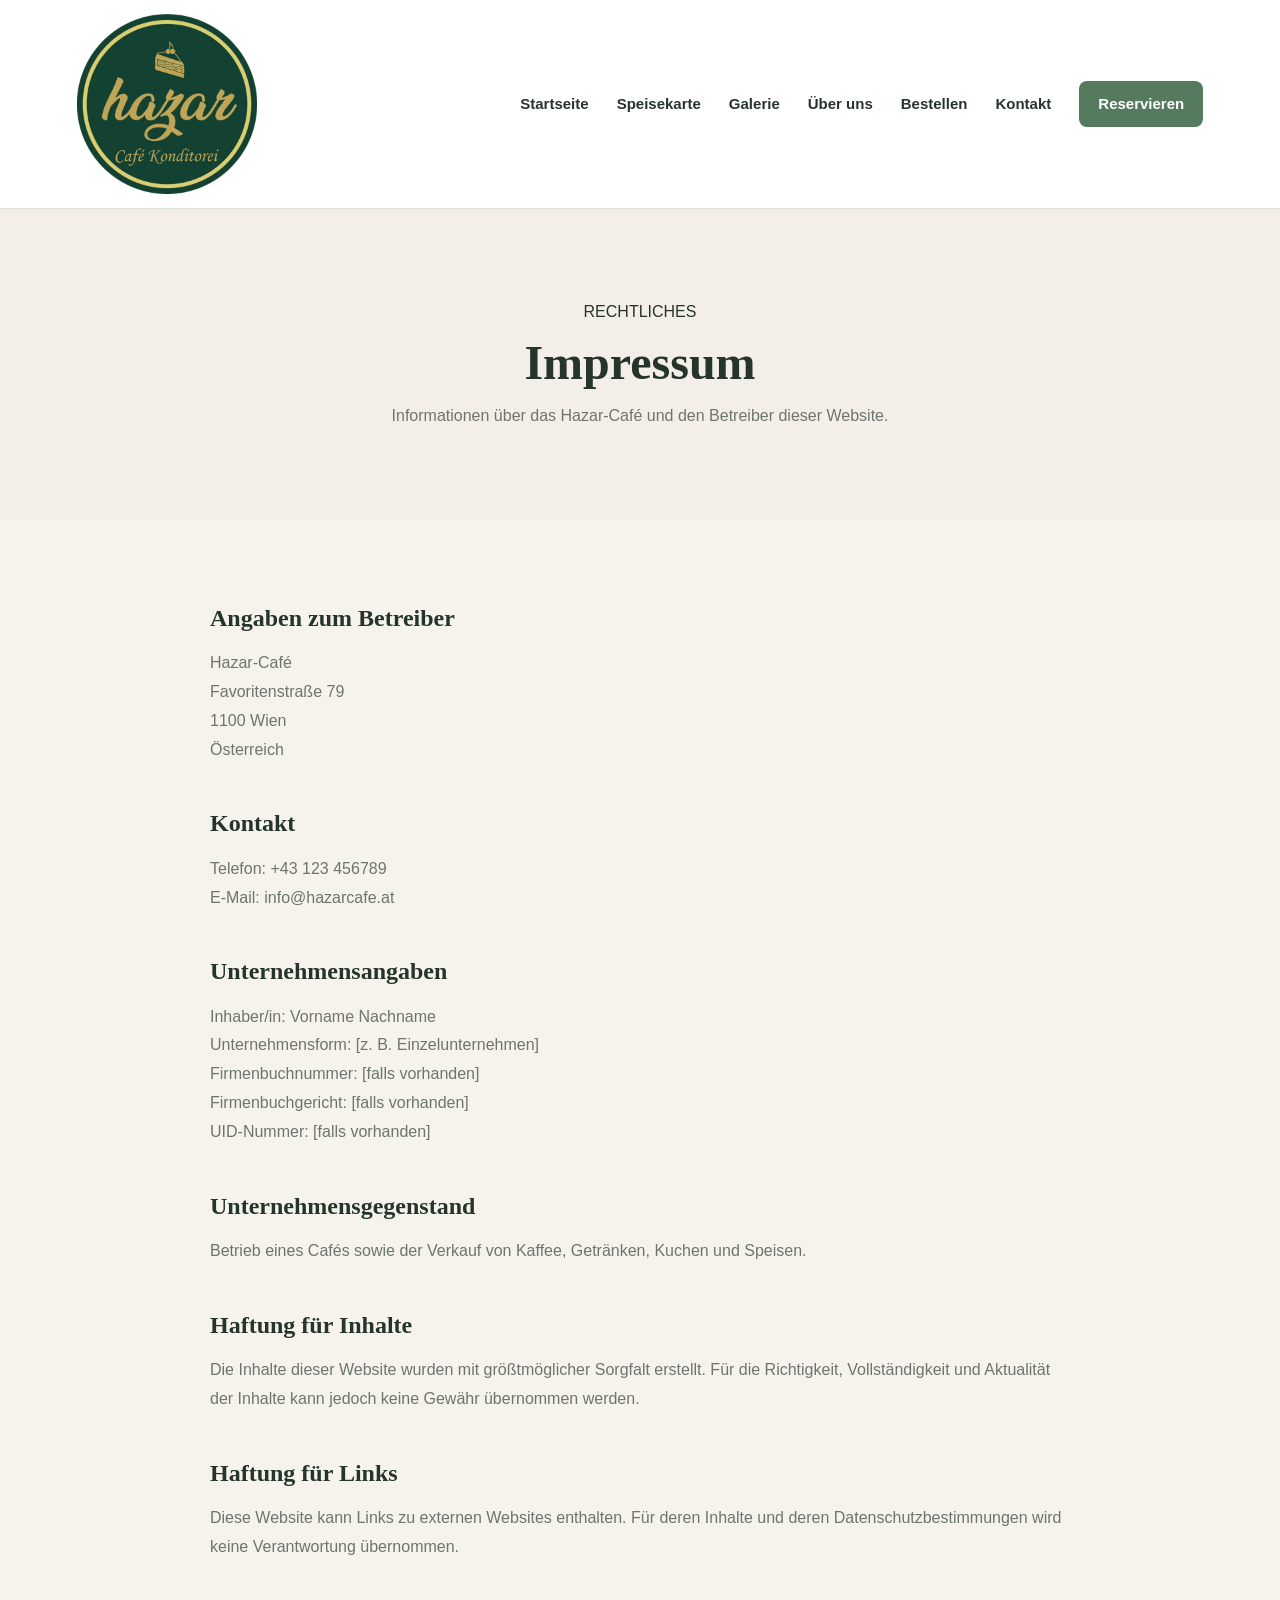
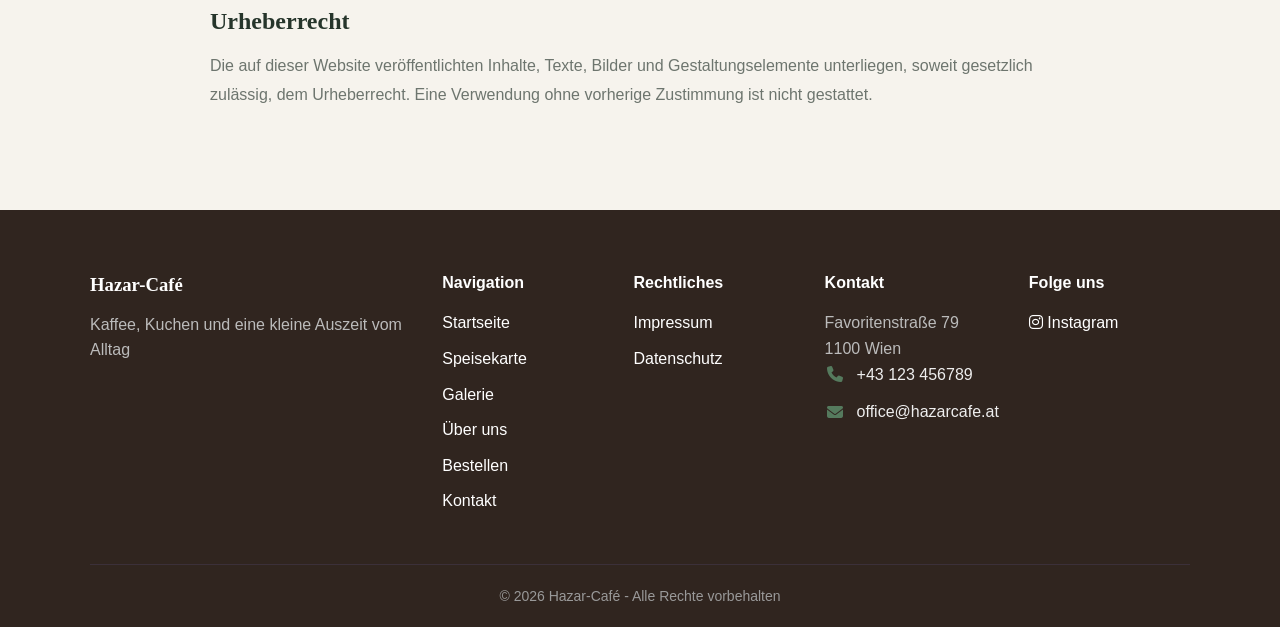
<file: impressum.html>
<!DOCTYPE html>
<html lang="de">
<head>
    <meta charset="UTF-8">
    <meta name="viewport" content="width=device-width, initial-scale=1.0">
    <link rel="stylesheet" href="style.css">
    <link rel="stylesheet" href="https://cdnjs.cloudflare.com/ajax/libs/font-awesome/6.5.2/css/all.min.css">
    <title>Impressum</title>
</head>
<body>
    <header>
        <img src="images/logo.jpeg" alt="Hazar-Café" class="logo">

        <button class="menu-toggle" id="menuToggle" type="button" aria-label="Menü öffnen" aria-expanded="false">
            <i class="fa-solid fa-bars"></i>
        </button>

        <nav id="mainNav">
            <a href="index.html">Startseite</a>
            <a href="speisekarte.html">Speisekarte</a>
            <a href="galerie.html">Galerie</a>
            <a href="aboutUs.html">Über uns</a>
            <a href="bestellen.html">Bestellen</a>
            <a href="kontakt.html">Kontakt</a>
            <a href="reservierung.html" class="nav-button">Reservieren</a>
        </nav>
    </header>

    <main>
        <section class="page-hero">
            <div>
                <span class="section-label">RECHTLICHES</span>
                
                <h1>Impressum</h1>
                <p>Informationen über das Hazar-Café und den Betreiber dieser Website.</p>
            </div>
        </section>


        <section class="legal-section">
            <h2>Angaben zum Betreiber</h2>

            <p>
                Hazar-Café<br>
                Favoritenstraße 79<br>
                1100 Wien<br>
                Österreich
            </p>


            <h2>Kontakt</h2>

            <p>
                Telefon: +43 123 456789<br>
                E-Mail: info@hazarcafe.at
            </p>


            <h2>Unternehmensangaben</h2>

            <p>
                Inhaber/in: Vorname Nachname<br>
                Unternehmensform: [z. B. Einzelunternehmen]<br>
                Firmenbuchnummer: [falls vorhanden]<br>
                Firmenbuchgericht: [falls vorhanden]<br>
                UID-Nummer: [falls vorhanden]
            </p>


            <h2>Unternehmensgegenstand</h2>

            <p>Betrieb eines Cafés sowie der Verkauf von Kaffee, Getränken, Kuchen und Speisen.</p>


            <h2>Haftung für Inhalte</h2>

            <p>Die Inhalte dieser Website wurden mit größtmöglicher Sorgfalt erstellt. Für die Richtigkeit, Vollständigkeit und 
                Aktualität der Inhalte kann jedoch keine Gewähr übernommen werden.
            </p>


            <h2>Haftung für Links</h2>

            <p>Diese Website kann Links zu externen Websites enthalten. Für deren Inhalte und deren Datenschutzbestimmungen wird
                keine Verantwortung übernommen.
            </p>


            <h2>Urheberrecht</h2>

            <p>Die auf dieser Website veröffentlichten Inhalte, Texte, Bilder und Gestaltungselemente unterliegen, soweit gesetzlich
                zulässig, dem Urheberrecht. Eine Verwendung ohne vorherige Zustimmung ist nicht gestattet.
            </p>
        </section>
    </main>


    <div id="footer"></div>
    <script src="js/script.js"></script>
</body>
</html>
</file>
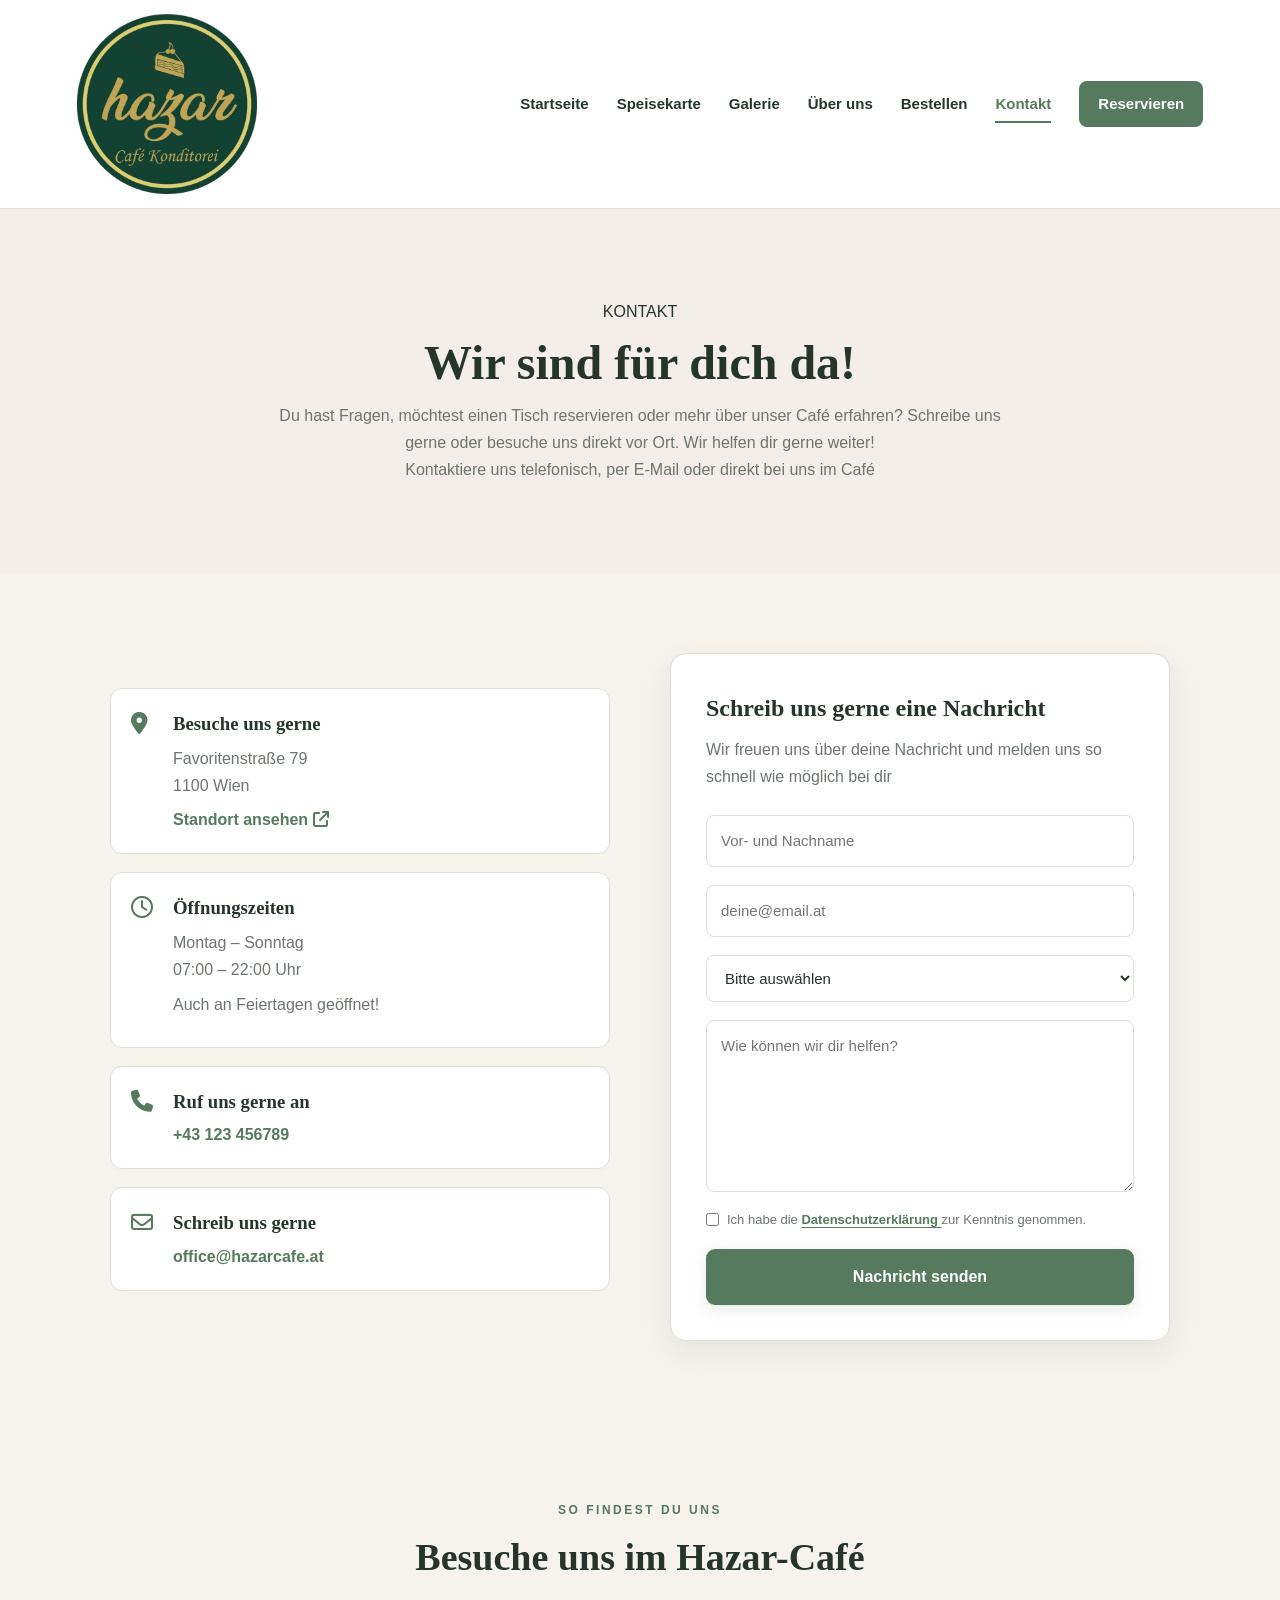
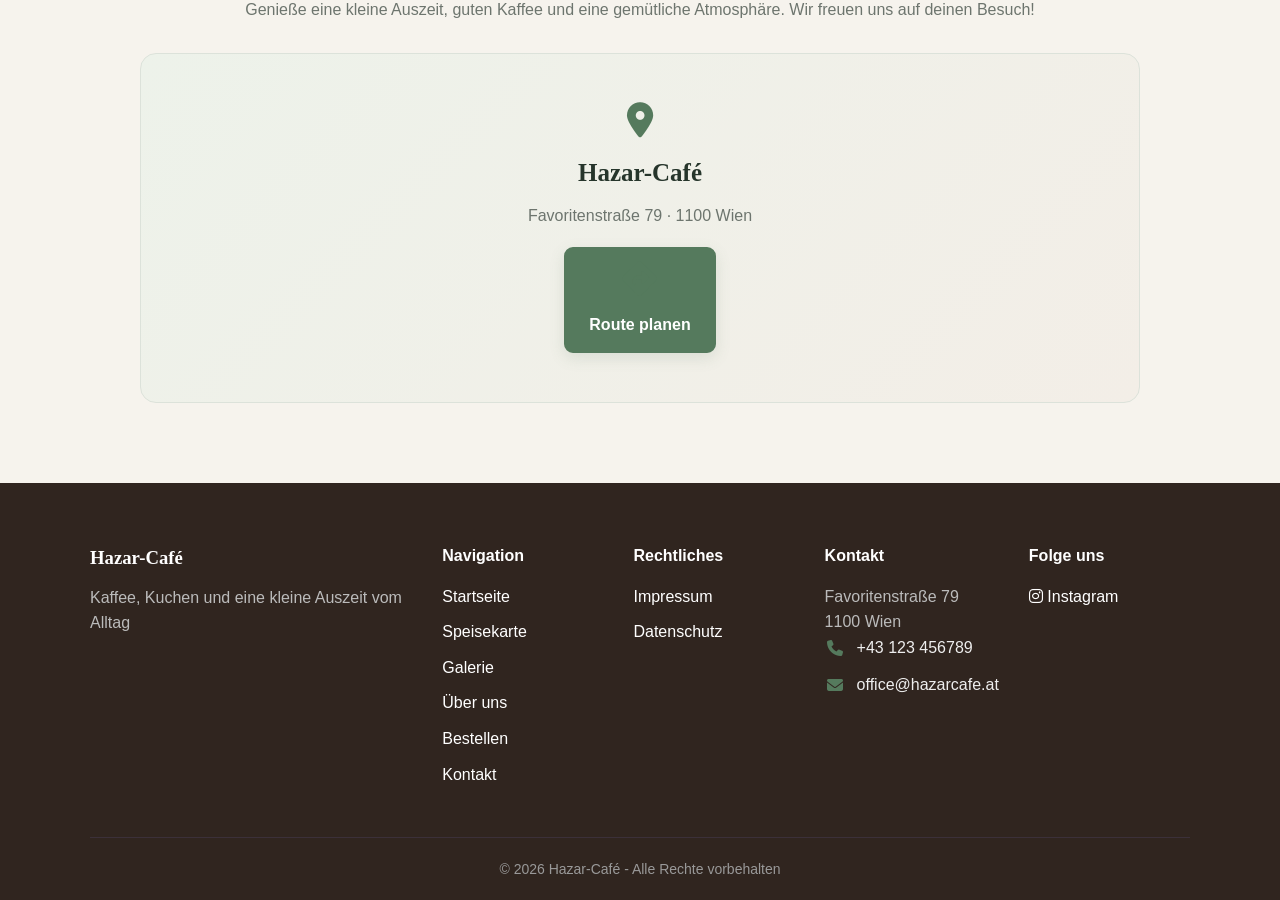
<file: kontakt.html>
<!DOCTYPE html>
<html lang="de">
<head>
    <meta charset="UTF-8">
    <meta name="viewport" content="width=device-width, initial-scale=1.0">
    <link rel="stylesheet" href="style.css">
    <link rel="stylesheet" href="https://cdnjs.cloudflare.com/ajax/libs/font-awesome/6.5.2/css/all.min.css">
    <title>Kontakt</title>
</head>
<body>
    <header>
        <img src="images/logo.jpeg" alt="Hazar-Café" class="logo">

        <button class="menu-toggle" id="menuToggle" type="button" aria-label="Menü öffnen" aria-expanded="false">
            <i class="fa-solid fa-bars"></i>
        </button>

        <nav id="mainNav">
            <a href="index.html">Startseite</a>
            <a href="speisekarte.html">Speisekarte</a>
            <a href="galerie.html">Galerie</a>
            <a href="aboutUs.html">Über uns</a>
            <a href="bestellen.html">Bestellen</a>
            <a href="kontakt.html" class="active">Kontakt</a>
            <a href="reservierung.html" class="nav-button">Reservieren</a>
        </nav>
    </header>

    <main>
        <!-- HERO-BEREICH -->
        <section class="page-hero">
            <div>
                <span class="section-label">KONTAKT</span>

                <h1>Wir sind für dich da!</h1>

                <p>Du hast Fragen, möchtest einen Tisch reservieren oder mehr über unser Café erfahren?
                    Schreibe uns gerne oder besuche uns direkt vor Ort. 
                    Wir helfen dir gerne weiter!
                </p>

                <p>Kontaktiere uns telefonisch, per E-Mail oder direkt bei uns im Café</p>
            </div>
        </section>


        <!-- KONTAKTINFORMATIONEN UND FORMULAR -->
        <section class="contact-page">
            <div class="contact-info">
                <div class="contact-details">
                    <!-- ADRESSE -->
                    <div>
                        <i class="fa-solid fa-location-dot"></i>

                        <div>
                            <h3>Besuche uns gerne</h3>

                            <p>
                                Favoritenstraße 79<br>
                                1100 Wien
                            </p>

                            <a href="https://www.google.com/maps/search/?api=1&query=Favoritenstraße+79+1100+Wien"
                               target="_blank"
                               rel="noopener noreferrer">
                                Standort ansehen
                                <i class="fa-solid fa-arrow-up-right-from-square"></i>
                            </a>
                        </div>
                    </div>

                    
                    <!-- ÖFFNUNGSZEITEN -->
                    <div>
                        <i class="fa-regular fa-clock"></i>

                        <div>
                            <h3>Öffnungszeiten</h3>

                            <p>
                                Montag – Sonntag<br>
                                07:00 – 22:00 Uhr
                            </p>

                            <p>
                                Auch an Feiertagen geöffnet!
                            </p>
                        </div>
                    </div>


                    <!-- TELEFON -->
                    <div>
                        <i class="fa-solid fa-phone"></i>

                        <div>
                            <h3>Ruf uns gerne an</h3>

                            <a href="tel:+43123456789">
                                +43 123 456789
                            </a>
                        </div>
                    </div>


                    <!-- E-MAIL -->
                    <div>
                        <i class="fa-regular fa-envelope"></i>

                        <div>
                            <h3>Schreib uns gerne</h3>

                            <a href="mailto:office@hazar-cafe.at">
                                office@hazarcafe.at
                            </a>
                        </div>
                    </div>
                </div>
            </div>


            <!-- KONTAKTFORMULAR -->
            <div class="contact-form-card">
                <h2>Schreib uns gerne eine Nachricht</h2>
                <p>Wir freuen uns über deine Nachricht und melden uns so schnell wie möglich bei dir</p>

                <form id="contactForm">
                    <input type="text" id="name" name="name" placeholder="Vor- und Nachname" required>
                    <input type="email" id="email" name="email" placeholder="deine@email.at" required>

                    <select id="subject" name="subject" required>
                        <option value="" disabled selected>Bitte auswählen</option>
                        <option value="Allgemeine Anfrage">Allgemeine Anfrage</option>
                        <option value="Reservierung">Reservierung</option>
                        <option value="Bestellung">Bestellung</option>
                        <option value="Feedback">Feedback</option>
                        <option value="Sonstiges">Sonstiges</option>
                    </select>

                    <textarea id="message" name="message" rows="6" placeholder="Wie können wir dir helfen?" required></textarea>

                    <label class="privacy-check">
                        <input type="checkbox" id="contactPrivacy" name="privacy" required>

                        <span>Ich habe die
                            <a href="datenschutz.html">
                                Datenschutzerklärung
                            </a>
                            zur Kenntnis genommen.
                        </span>
                    </label>

                    <button type="submit" class="btn">
                        Nachricht senden
                    </button>

                    <p id="contactStatus" aria-live="polite"></p>
                </form>
            </div>
        </section>
        

        <!-- STANDORT -->
        <section class="location-section">
            <div class="section-heading">
                <span>SO FINDEST DU UNS</span>

                <h2>Besuche uns im Hazar-Café</h2>

                <p>
                    Genieße eine kleine Auszeit, guten Kaffee und eine gemütliche Atmosphäre.
                    Wir freuen uns auf deinen Besuch!
                </p>
            </div>

            <div class="map-placeholder">
                <div>
                    <i class="fa-solid fa-location-dot"></i>

                    <h3>Hazar-Café</h3>
                    <p>Favoritenstraße 79 · 1100 Wien</p>

                    <a 
                        href="https://www.google.com/maps/dir/?api=1&destination=Favoritenstraße+79+1100+Wien"
                        class="btn"
                        target="_blank"
                        rel="noopener noreferrer"
                        >
                        <i class="fa-solid fa-diamond-turn-right"></i>
                        Route planen
                    </a>
                </div>
            </div>
        </section>
    </main>


    <div id="footer"></div>
    <script src="js/contactForm.js"></script>
</body>
</html>
</file>
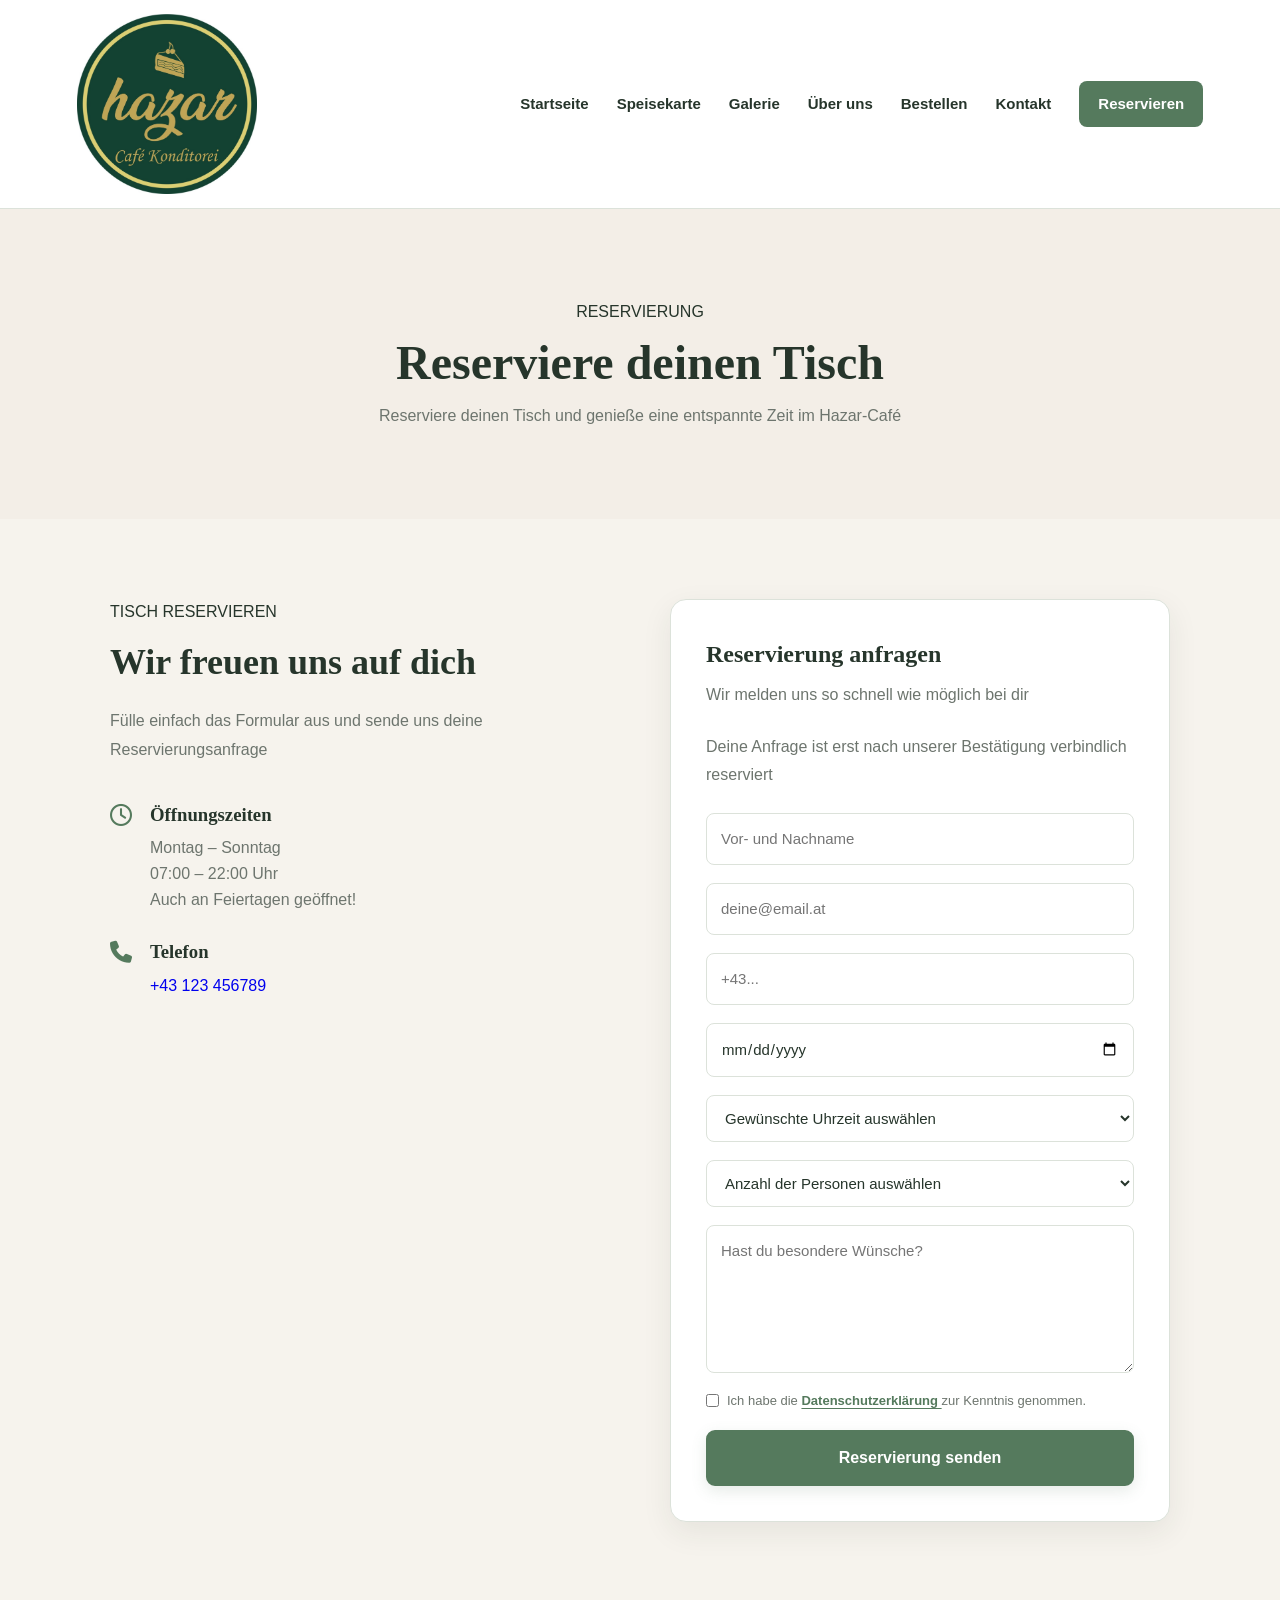
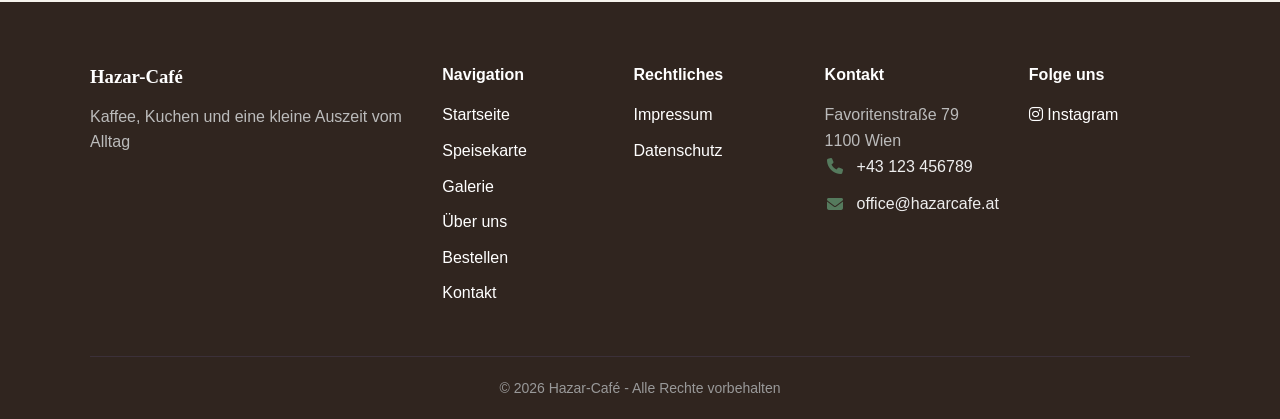
<file: reservierung.html>
<!DOCTYPE html>
<html lang="de">
<head>
    <meta charset="UTF-8">
    <meta name="viewport" content="width=device-width, initial-scale=1.0">
    <link rel="stylesheet" href="style.css">
    <link rel="stylesheet" href="https://cdnjs.cloudflare.com/ajax/libs/font-awesome/6.5.2/css/all.min.css">
    <title>Reservierung</title>
</head>
<body>
    <header>
        <img src="images/logo.jpeg" alt="Hazar-Café" class="logo">

        <button class="menu-toggle" id="menuToggle" type="button" aria-label="Menü öffnen" aria-expanded="false">
            <i class="fa-solid fa-bars"></i>
        </button>

        <nav id="mainNav">
            <a href="index.html">Startseite</a>
            <a href="speisekarte.html">Speisekarte</a>
            <a href="galerie.html">Galerie</a>
            <a href="aboutUs.html">Über uns</a>
            <a href="bestellen.html">Bestellen</a>
            <a href="kontakt.html">Kontakt</a>
            <a href="reservierung.html" class="nav-button active">Reservieren</a>
        </nav>
    </header>
    
    <main>
        <section class="page-hero">
            <div>
                <span class="section-label">RESERVIERUNG</span>
                
                <h1>Reserviere deinen Tisch</h1>
                <p>Reserviere deinen Tisch und genieße eine entspannte Zeit im Hazar-Café</p>
            </div>
        </section>


        <section class="reservation-page">
            <div class="reservation-info">
                <span class="section-label">TISCH RESERVIEREN</span>

                <h2>Wir freuen uns auf dich</h2>

                <p>Fülle einfach das Formular aus und sende uns deine Reservierungsanfrage</p>


                <div class="reservation-details">
                    <div>
                        <i class="fa-regular fa-clock"></i>

                        <div>
                            <h3>Öffnungszeiten</h3>
                            
                            <p>
                                Montag – Sonntag<br>
                                07:00 – 22:00 Uhr
                            </p>

                            <p>
                                Auch an Feiertagen geöffnet!
                            </p>
                        </div>
                    </div>

                    <div>
                        <i class="fa-solid fa-phone"></i>

                        <div>
                            <h3>Telefon</h3>

                            <a href="tel:+43123456789">
                                +43 123 456789
                            </a>
                        </div>
                    </div>
                </div>
            </div>


            <div class="contact-form-card">
                <h2>Reservierung anfragen</h2>

                <p>Wir melden uns so schnell wie möglich bei dir</p>
                
                <p>Deine Anfrage ist erst nach unserer Bestätigung verbindlich reserviert</p>


                <form id="reservationForm">
                    <input type="text" id="name" name="name" placeholder="Vor- und Nachname" required>
                    <input type="email" id="email" name="email" placeholder="deine@email.at" required>
                    <input type="tel" id="phone" name="phone" placeholder="+43...">
                    <input type="date" id="date" name="date" required>
                    
                    <select id="time" name="time" required>
                        <option value="">Gewünschte Uhrzeit auswählen</option>
                        <option value="08:00">08:00 Uhr</option>
                        <option value="09:00">09:00 Uhr</option>
                        <option value="10:00">10:00 Uhr</option>
                        <option value="11:00">11:00 Uhr</option>
                        <option value="12:00">12:00 Uhr</option>
                        <option value="13:00">13:00 Uhr</option>
                        <option value="14:00">14:00 Uhr</option>
                        <option value="15:00">15:00 Uhr</option>
                        <option value="16:00">16:00 Uhr</option>
                        <option value="17:00">17:00 Uhr</option>
                        <option value="18:00">18:00 Uhr</option>
                        <option value="19:00">19:00 Uhr</option>
                        <option value="20:00">20:00 Uhr</option>
                        <option value="21:00">21:00 Uhr</option>
                    </select>

                    <select id="persons" name="persons" required>
                        <option value="">Anzahl der Personen auswählen</option>
                        <option value="1">1 Person</option>
                        <option value="2">2 Personen</option>
                        <option value="3">3 Personen</option>
                        <option value="4">4 Personen</option>
                        <option value="5">5 Personen</option>
                        <option value="6">6 Personen</option>
                        <option value="7">7 Personen</option>
                        <option value="8">8 Personen</option>
                        <option value="9">9 Personen</option>
                        <option value="10">10 Personen</option>
                        <option value="Mehr als 10">Mehr als 10 Personen</option>
                    </select>

                    <textarea id="message" name="message" rows="5" placeholder="Hast du besondere Wünsche?"></textarea>

                    <label class="privacy-check">
                        <input type="checkbox" id="reservationPrivacy" name="privacy" required>

                        <span>
                            Ich habe die
                            <a href="datenschutz.html">
                                Datenschutzerklärung
                            </a>
                            zur Kenntnis genommen.
                        </span>
                    </label>

                    <button type="submit" class="btn">
                        Reservierung senden
                    </button>

                    <p id="reservationStatus" aria-live="polite"></p>
                </form>
            </div>
        </section>  
    </main>


    <div id="footer"></div>
    <script src="js/reservationForm.js"></script>
</body>
</html>
</file>
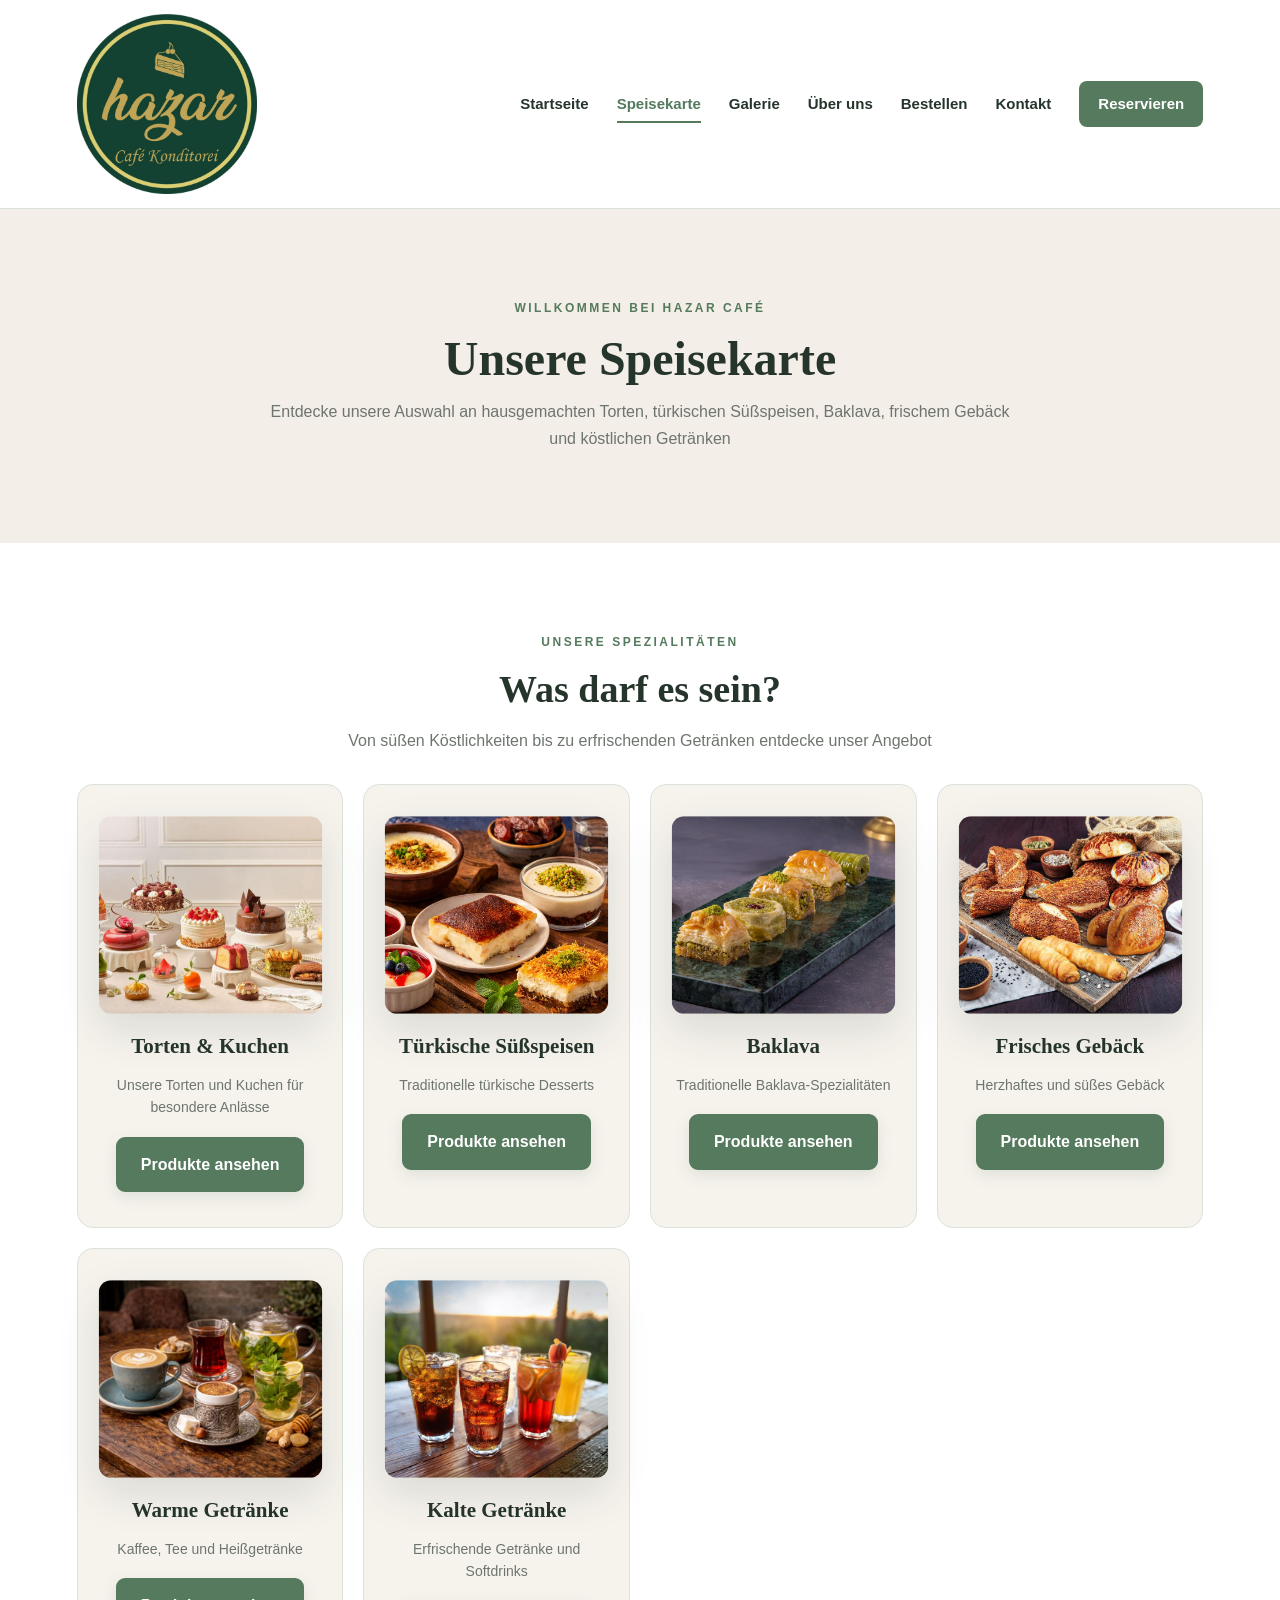
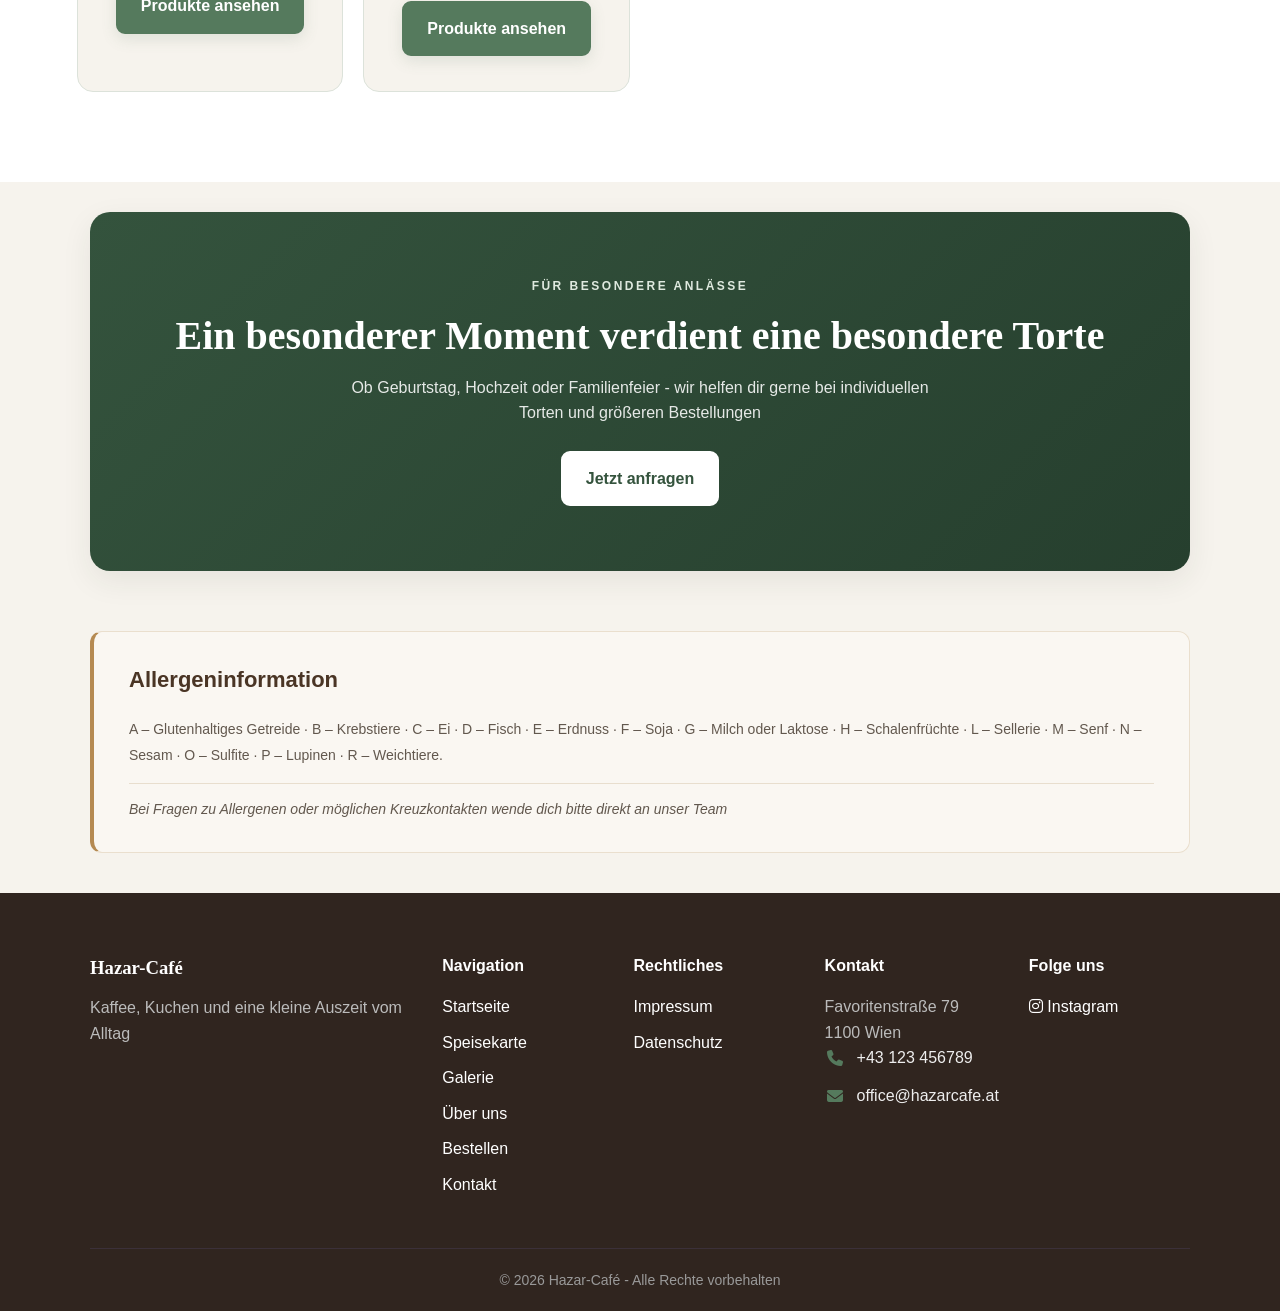
<file: speisekarte.html>
<!DOCTYPE html>
<html lang="de">
<head>
    <meta charset="UTF-8">
    <meta name="viewport" content="width=device-width, initial-scale=1.0">
    <link rel="stylesheet" href="style.css">
    <link rel="stylesheet" href="https://cdnjs.cloudflare.com/ajax/libs/font-awesome/6.5.2/css/all.min.css">
    <title>Speisekarte</title>
</head>
<body>
    <header>
        <img src="images/logo.jpeg" alt="Hazar-Café" class="logo">

        <button class="menu-toggle" id="menuToggle" type="button" aria-label="Menü öffnen" aria-expanded="false">
            <i class="fa-solid fa-bars"></i>
        </button>

        <nav id="mainNav">
            <a href="index.html">Startseite</a>
            <a href="speisekarte.html" class="active">Speisekarte</a>
            <a href="galerie.html">Galerie</a>
            <a href="aboutUs.html">Über uns</a>
            <a href="bestellen.html">Bestellen</a>
            <a href="kontakt.html">Kontakt</a>
            <a href="reservierung.html" class="nav-button">Reservieren</a>
        </nav>
    </header>

    <!-- HAUPTINHALT -->
    <main>
        <!-- HERO-BEREICH -->
        <section class="page-hero">
            <div>
                <span class="hero-label">WILLKOMMEN BEI HAZAR CAFÉ</span>
                
                <h1>Unsere Speisekarte</h1>
                <p>
                    Entdecke unsere Auswahl an hausgemachten Torten, türkischen Süßspeisen, Baklava, 
                    frischem Gebäck und köstlichen Getränken
                </p>
            </div>
        </section>

        <!-- SPEISEKARTE -->
        <section class="menu-section">
            <!-- KATEGORIE-ÜBERSICHT -->
            <div class="section-heading" id="categoryHeading">
                <span>UNSERE SPEZIALITÄTEN</span>
                
                <h2>Was darf es sein?</h2>
                <p>Von süßen Köstlichkeiten bis zu erfrischenden Getränken entdecke unser Angebot</p>
            </div>

            <!-- Kategorien werden durch JavaScript eingefügt -->
            <div class="menu-grid" id="categories"></div>
            
            <!-- PRODUKTANSICHT -->
            <div id="productView" hidden>
                <div class="product-heading">
                    <div class="section-heading">
                        <span>HAZAR CAFÉ</span>
                    
                        <h2 id="categoryTitle"></h2>
                        <p id="categoryDescription"></p>
                    </div>
                </div>

                <!-- Produkte werden durch JavaScript eingefügt -->
                <div class="menu-list" id="productList"></div>

                <div class="back-to-overview">
                    <button class="btn btn-outline" id="backButton" type="button">
                        Zurück zur Übersicht
                    </button>
                </div>
            </div>
        </section>

        <!-- INDIVIDUELLE BESTELLUNGEN -->
        <section class="reservation-section">
            <span>FÜR BESONDERE ANLÄSSE</span>

            <h2>Ein besonderer Moment verdient eine besondere Torte</h2>
            <p>
                Ob Geburtstag, Hochzeit oder Familienfeier - wir helfen dir gerne bei individuellen 
                Torten und größeren Bestellungen
            </p>

            <a href="kontakt.html" class="btn">Jetzt anfragen</a>
        </section>

        <!-- ALLERGENINFORMATION -->
        <section class="allergen-info">
            <h2>Allergeninformation</h2>
            <p>
                A – Glutenhaltiges Getreide · 
                B – Krebstiere · 
                C – Ei · 
                D – Fisch ·
                E – Erdnuss · 
                F – Soja · 
                G – Milch oder Laktose ·
                H – Schalenfrüchte ·
                L – Sellerie · 
                M – Senf · 
                N – Sesam · 
                O – Sulfite · 
                P – Lupinen ·
                R – Weichtiere.
            </p>

            <p>
                Bei Fragen zu Allergenen oder möglichen Kreuzkontakten wende dich
                bitte direkt an unser Team
            </p>
        </section>
    </main>

    <div id="footer"></div>
    <script src="js/product.js"></script>
</body>
</html>
</file>
<file: style.css>
* {
    margin: 0;
    padding: 0;
    box-sizing: border-box;

}

:root {
    --primary: #557a5d;
    --primary-dark: #34533d;
    --primary-light: #dfe9df;

    --bg: #f6f3ed;
    --bg-soft: #edf2ea;

    --white: #ffffff;

    --text: #26352b;

    --muted: #6d756e;
    --border: #dce2da;

    --brown: #30251f;
    --brown-light: #6e5a4d;

    --shadow: 0 10px 30px rgba(38, 53, 43, 0.08);
    --shadow-hover: 0 16px 40px rgba(38, 53, 43, 0.13);
    --radius: 16px;
}

body {
    background: var(--bg);
    color: var(--text);
    font-family: Arial, Helvetica, sans-serif;
    line-height: 1.6;
    overflow-x: hidden;
}

img {
    display: block;
    max-width: 100%;
}

a {
    text-decoration: none;
}

button, input,
textarea, select {
    font: inherit;
}

::selection {
    background: var(--primary-light);
    color: var(--primary-dark);
}


/* =========================
   HEADER
========================= */
header {
    position: sticky;
    top: 0;
    z-index: 1000;
    display: flex;
    align-items: center;
    justify-content: space-between;
    min-height: 78px;
    padding: 14px 6%;
    background: rgba(255,255,255,0.97);
    border-bottom: 1px solid var(--border);
    backdrop-filter: blur(10px);
}

.logo {
    /*color: var(--green);
    font-size: 27px;
    font-weight: 800;
    text-decoration: none;
    letter-spacing: 1px;
    */
    width: 180px;
    height: auto;
    object-fit: contain;
}

nav {
    display: flex;
    align-items: center;
    gap: 28px;
}

nav a {
    position: relative;
    color: var(--text);
    font-size: 15px;
    font-weight: 600;
    transition: 0.25s ease;
}

nav a::after {
    content: "";
    position: absolute;
    left: 0;
    bottom: -7px;
    width: 0;
    height: 2px;
    background: var(--primary);
    transition: width 0.25s ease;
}

nav a:hover,
nav a.active {
    color: var(--primary);
}

nav a:hover::after,
nav a.active::after {
    width: 100%;
}

.nav-button {
    padding: 11px 19px;
    background: var(--primary);
    color: white !important;
    border-radius: 8px;
}

.nav-button::after {
    display: none;
}

.nav-button:hover {
    background: var(--primary-dark);
}

.menu-toggle {
    display: none;
    border: none;
    padding: 7px;
    background: transparent;
    color: var(--primary-dark);
    font-size: 25px;
    cursor: pointer;
}


/* =========================
   HERO
========================= */
.hero {
    padding: 85px 6% 90px;
    background:
        linear-gradient(
            135deg,
            #eef3eb 0%,
            #f7f4ee 100%
        );
}

.hero-content {
    max-width: 850px;
    margin: auto;
    text-align: center;
}

.hero-label,
.section-heading span,
.about-content > span,
.special-content > span,
.reservation-section span {
    display: block;
    margin-bottom: 15px;
    color: var(--primary);
    font-size: 12px;
    font-weight: 700;
    letter-spacing: 2.5px;
}

.hero h1 {
    margin-bottom: 25px;
    color: var(--text);
    font-family: Georgia, "Times New Roman", serif;
    font-size: clamp(44px, 6vw, 72px);
    font-weight: 700;
    line-height: 1.05;
}

.hero h1 span {
    color: var(--primary);
}

.hero-content > p {
    max-width: 650px;
    margin: auto;
    color: var(--muted);
    font-size: 18px;
    line-height: 1.7;
}

.hero-image {
    max-width: 1200px;
    height: 480px;
    margin: 55px auto 0;
    overflow: hidden;
    border-radius: 20px;
    box-shadow: var(--shadow);
}

.hero-image img {
    width: 100%;
    height: 100%;
    object-fit: cover;
    transition: transform 0.6s ease;
}

.hero-image:hover img {
    transform: scale(1.03);
}

.hero-buttons {
    display: flex;
    justify-content: center;
    gap: 12px;
    margin-top: 32px;
}


/* =========================
   BUTTONS
========================= */
.btn {
    display: inline-flex;
    align-items: center;
    justify-content: center;
    gap: 9px;
    padding: 13px 23px;
    background: var(--primary);
    color: white;
    border: 2px solid var(--primary);
    border-radius: 9px;
    font-weight: 700;
    box-shadow: 0 5px 15px rgba(85, 122, 93, 0.15);
    transition: 
        background 0.25s ease,
        border-color 0.25s ease,
        transform 0.25s ease,
        box-shadow 0.25s ease;
}

.btn:hover {
    background: var(--primary-dark);
    border-color: var(--primary-dark);
    transform: translateY(-2px);
    box-shadow: 0 8px 20px rgba(52, 83, 61, 0.18);
}

.btn-outline {
    background: transparent;
    color: var(--primary-dark);
    box-shadow: none;
}

.btn-outline:hover {
    color: white;
}


/* =========================
   ALLGEMEINE SECTIONS
========================= */
section {
    padding: 90px 6%;
}

.section-heading {
    max-width: 750px;
    margin: 0 auto 50px;
    text-align: center;
}

.section-heading h2 {
    margin-bottom: 15px;
    font-family: Georgia, "Times New Roman", serif;
    font-size: 38px;
    line-height: 1.2;
}

.section-heading p {
    color: var(--muted);
    line-height: 1.7;
}


/* =========================
   SEITEN-HEADER
========================= */
.page-hero {
   padding: 90px 20px;
    text-align: center;
    background: #f3eee7;
}

.page-hero > div {
    max-width: 750px;
    margin: auto;
}

.page-hero h1 {
    margin: 12px 0;
    font-family: Georgia, "Times New Roman", serif;
    font-size: 48px;
    line-height: 1.1;
}

.page-hero p {
    color: var(--muted);
    line-height: 1.7;
}


/* =========================
   ÜBER UNS
========================= */
.about-section {
    max-width: 1200px;
    margin: auto;
    display: grid;
    grid-template-columns: 1fr 1fr;
    gap: 70px;
    align-items: center;
}

.about-image {
    height: 480px;
    overflow: hidden;
    border-radius: 20px;
    box-shadow: var(--shadow);
}

.about-image img {
    width: 100%;
    height: 100%;
    object-fit: cover;
    transition: transform 0.6s ease;
}

.about-image:hover img {
    transform: scale(1.03);
}

.about-content h2 {
    margin-bottom: 20px;
    font-family: Georgia, "Times New Roman", serif;
    font-size: 42px;
    line-height: 1.15;
}

.about-content p {
    margin-bottom: 15px;
    color: var(--muted);
    line-height: 1.8;
}

.text-link {
    display: inline-flex;
    align-items: center;
    gap: 8px;
    margin-top: 15px;
    color: var(--primary-dark);
    font-weight: 700;
    transition: color 0.2s ease;
}

.text-link:hover {
    color: var(--primary);
}


/* =========================
   SPEISEKARTE
========================= */
.menu-section {
    background: var(--white);
}

.menu-grid {
    max-width: 1200px;
    margin: auto;
    display: grid;
    grid-template-columns: repeat(4, 1fr);
    gap: 20px;
}

.menu-card {
    padding: 35px 25px;
    text-align: center;
    background: var(--bg);
    border: 1px solid var(--border);
    border-radius: var(--radius);
    transition: transform 0.25s ease, box-shadow 0.25s ease;
}

.menu-card:hover, .menu-category-image {
    transform: scale(1.04);
    box-shadow: var(--shadow-hover);
}

.menu-category-image {
    width: 100%;
    height: 190px;
    object-fit: cover;
    display: block;
    border-radius: 12px;
    margin-bottom: 20px;
    transition: transform 0.3s ease;
}

.menu-card h3 {
    margin-bottom: 10px;
    font-family: Georgia, "Times New Roman", serif;
    font-size: 21px;
}

.menu-card p {
    margin-bottom: 18px;
    color: var(--muted);
    font-size: 14px;
}

.menu-card span {
    color: var(--primary-dark);
    font-weight: 700;
}

.center-button {
    margin-top: 40px;
    text-align: center;
}

.menu-list {
    max-width: 900px;
    margin: auto;
}

.menu-item {
    display: flex;
    justify-content: space-between;
    align-items: center;
    gap: 30px;
    padding: 22px 0;
    border-bottom: 1px solid var(--border);
}

.menu-item h3 {
    margin-bottom: 6px;
    font-family: Georgia, "Times New Roman", serif;
}

.menu-item p {
    margin: 0;
    color: var(--muted);
}

.menu-item > span {
    font-weight: 700;
    color: var(--primary);
    white-space: nowrap;
}

.back-to-overview {
    width: 100%;
    display: flex;
    justify-content: center;
    align-items: center;
    text-align: center;
    margin: 35px auto 50px;
}

.back-to-overview .btn {
    display: inline-flex;
    align-items: center;
    justify-content: center;
    gap: 10px;
    margin: 0 auto;
    position: static;
}

[hidden] {
    display: none !important;
}

/* ALLERGENINFORMATION */
.allergen-info {
    max-width: 1100px;
    margin: 60px auto 40px;
    padding: 30px 35px;
    background: #faf7f2;
    border: 1px solid #eadfce;
    border-left: 4px solid #b58a52;
    border-radius: 12px;
}

.allergen-info h2 {
    font-size: 22px;
    color: #4a3525;
    margin-bottom: 18px;
}

.allergen-info p {
    font-size: 14px;
    line-height: 1.9;
    color: #62584e;
    margin-bottom: 14px;
}

.allergen-info p:last-child {
    margin-bottom: 0;
    padding-top: 12px;
    border-top: 1px solid #e8dece;
    font-style: italic;
}


/* =========================
   BESTELLFORMULAR
========================= */
.inquiry-section {
    padding: 80px 6%;
    background: var(--white);
}

.inquiry {
    max-width: 900px;
    margin: auto;
    padding: 35px;
    background: var(--bg);
    border: 1px solid var(--border);
    border-radius: var(--radius);
    box-shadow: var(--shadow);
}

.inquiry-categories {
    max-width: 1200px;
    margin: 40px auto;
    display: grid;
    grid-template-columns: repeat(4, 1fr);
    gap: 22px;
}

.inquiry-category {
    background: #fff;
    padding: 25px;
    border-radius: 14px;
    text-align: center;
    box-shadow: 0 3px 12px rgba(0, 0, 0, 0.08);
}

.inquiry-category img {
    width: 100%;
    height: 230px;
    object-fit: cover;
    display: block;
    border-radius: 14px;
}

.inquiry-category h3 {
    margin: 18px 12px 10px;
}

.inquiry-category p {
    padding: 0 15px 20px;
    line-height: 1.7;
}

.form-grid {
    display: grid;
    grid-template-columns: 1fr 1fr;
    gap: 22px;
}

.inquiry label {
    display: flex;
    flex-direction: column;
    gap: 8px;
    font-weight: 600;
    font-size: 14px;
}

.inquiry input,
.inquiry select,
.inquiry textarea {
    width: 100%;
    padding: 13px;
    border: 1px solid var(--border);
    border-radius: 8px;
    background: white;
    color: var(--text);
    font: inherit;
}

.inquiry input:focus,
.inquiry select:focus,
.inquiry textarea:focus {
    outline: none;
    border-color: var(--primary);
    box-shadow: 0 0 0 3px rgba(85,122,93,0.12);
}

.message-label {
    margin-top: 22px;
}

.privacy {
    display: flex !important;
    flex-direction: row !important;
    align-items: flex-start;
    gap: 10px !important;
    margin: 22px 0;
    font-weight: normal !important;
}

.privacy input {
    width: auto;
    margin-top: 4px;
}

.inquiry-buttons {
    display: flex;
    flex-wrap: wrap;
    gap: 12px;
}

.inquiry-buttons button {
    flex: 1;
    min-width: 220px;
    padding: 14px 18px;
    border: none;
    border-radius: 9px;
    font-weight: 700;
    cursor: pointer;
    transition: 0.25s ease;
}

.submit-button {
    background: #557a5d;
    color: white;
}

.submit-button:hover {
    background: #34533d;
}

.email-button {
    background: white;
    color: var(--primary-dark);
    border: 1px solid var(--border) !important;
}

.email-button:hover {
    background: var(--primary-light);
}

.form-hint,
.form-message {
    margin-top: 18px;
    color: var(--muted);
    font-size: 13px;
    line-height: 1.6;
}


/* =========================
   SPECIAL
========================= */
.special-section {
    max-width: 1200px;
    margin: auto;
    display: grid;
    grid-template-columns: 1fr 1fr;
    gap: 60px;
    align-items: center;
}

.special-content h2 {
    margin-bottom: 20px;
    font-family: Georgia, "Times New Roman", serif;
    font-size: 45px;
    line-height: 1.1;
}

.special-content p {
    max-width: 500px;
    margin-bottom: 25px;
    color: var(--muted);
    line-height: 1.8;
}

.special-image {
    height: 450px;
    overflow: hidden;
    border-radius: 20px;
    box-shadow: var(--shadow);
}

.special-image img {
    width: 100%;
    height: 100%;
    object-fit: cover;
    transition: transform 0.6s ease;
}

.special-image:hover img {
    transform: scale(1.03);
}


/* =========================
   GALERIE
========================= */
.gallery-section {
    background: var(--bg-soft);
}

.gallery-grid {
    max-width: 1200px;
    margin: auto;
    display: grid;
    grid-template-columns: 2fr 1fr 1fr;
    grid-auto-rows: 250px;
    gap: 15px;
}

.gallery-grid img {
    width: 100%;
    height: 100%;
    object-fit: cover;
    border-radius: 13px;
    transition: transform 0.3s ease, filter 0.3s ease;
}

.gallery-grid img:hover {
    transform: scale(1.015);
    filter: brightness(0.95);
}

.gallery-grid img:first-child {
    grid-row: span 2;
}


/* =========================
   VORTEILE
========================= */
.advantages-grid {
    max-width: 1200px;
    margin: auto;
    display: grid;
    grid-template-columns: repeat(4, 1fr);
    gap: 20px;
}

.advantage-card {
    padding: 30px 20px;
    text-align: center;
    border-radius: var(--radius);
    transition: background 0.25s ease, transform 0.25s ease;
}

.advantage-card:hover {
    background: white;
    transform: translateY(-4px);
}

.advantage-card i {
    margin-bottom: 20px;
    color: var(--primary);
    font-size: 32px;
}

.advantage-card h3 {
    margin-bottom: 10px;
    font-family: Georgia, "Times New Roman", serif;
}

.advantage-card p {
    color: var(--muted);
    font-size: 14px;
}


/* =========================
   RESERVIERUNG
========================= */
.reservation-section {
    max-width: 1100px;
    margin: 30px auto;
    padding: 65px 40px;
    background: var(--primary-dark);
    color: white;
    border-radius: 20px;
    text-align: center;
    box-shadow: var(--shadow);
    background:
        linear-gradient(
            135deg,
            var(--primary-dark),
            #263f2e
        );
}

.reservation-section span {
    color: var(--primary-light);
}

.reservation-section h2 {
    margin-bottom: 15px;
    font-family: Georgia, "Times New Roman", serif;
    font-size: 40px;
    line-height: 1.2;
}

.reservation-section p {
    max-width: 600px;
    margin: 0 auto 25px;
    opacity: 0.88;
}

.reservation-section .btn {
    background: white;
    color: var(--primary-dark);
    border-color: white;
    box-shadow: none;
}

.reservation-section .btn:hover {
    background: var(--primary-light);
    border-color: var(--primary-light);
}

.reservation-page {
    max-width: 1100px;
    margin: auto;
    padding: 80px 20px;
    display: grid;
    grid-template-columns: 1fr 1fr;
    gap: 60px;
}

.reservation-info h2 {
    margin: 10px 0 15px;
    font-family: Georgia, "Times New Roman", serif;
    font-size: 36px;
}

.reservation-info > p {
    color: var(--muted);
    line-height: 1.8;
}

.reservation-details {
    margin-top: 35px;
    display: flex;
    flex-direction: column;
    gap: 25px;
}

.reservation-details > div {
    display: flex;
    gap: 18px;
    align-items: flex-start;
}

.reservation-details i {
    color: var(--primary);
    font-size: 22px;
    margin-top: 4px;
}

.reservation-details h3 {
    margin-bottom: 6px;
    font-family: Georgia, "Times New Roman", serif;
}

.reservation-details p {
    margin: 0;
    color: var(--muted);
    line-height: 1.6;
}


/* =========================
   KONTAKT - Startseite
========================= */
.contact-section {
    background: #f8f3ed;
    padding: 80px 20px;
}

.contact-grid {
    max-width: 1000px;
    margin: auto;
    display: grid;
    grid-template-columns: repeat(3, 1fr);
    gap: 20px;
}

.contact-card {
    padding: 32px 25px;
    text-align: center;
    background: white;
    border: 1px solid var(--border);
    border-radius: var(--radius);
    transition: transform 0.23s ease, box-shadow 0.25s ease;
}

.contact-card:hover {
    transform: translateY(-5px);
    box-shadow: var(--shadow-hover);
}

.contact-card i {
    margin-bottom: 15px;
    color: var(--primary);
    font-size: 28px;
}

.contact-card h3 {
    margin: 10px 0;
    font-family: Georgia, "Times New Roman", serif;
    font-size: 21px;
}

.contact-card p {
    margin: 0;
    color: var(--muted);
    line-height: 1.7;
}


/* =========================
   KONTAKT-SEITE
======================== */
.contact-page {
    max-width: 1100px;
    margin: auto;
    padding: 80px 20px;
    display: grid;
    grid-template-columns: 1fr 1fr;
    gap: 60px;
    align-items: start;
    background: var(--bg);
}

.contact-info h2 {
    margin: 10px 0 15px;
    font-family: Georgia, "Times New Roman", serif;
    font-size: 36px;
}

.contact-info > p {
    color: var(--muted);
    line-height: 1.8;
}

.contact-details {
    margin-top: 35px;
    display: flex;
    flex-direction: column;
    gap: 18px;
}

.contact-details > div {
    display: flex;
    align-items: flex-start;
    gap: 18px;
    padding: 20px;
    background: white;
    border: 1px solid var(--border);
    border-radius: 12px;
    transition: transform 0.25s ease, box-shadow 0.25s ease;
}

.contact-details > div:hover {
    transform: translateY(-3px);
    box-shadow: var(--shadow);
}

.contact-details > div > i {
    color: var(--primary);
    font-size: 22px;
    min-width: 24px;
    margin-top: 3px;
}

.contact-details h3 {
    margin-bottom: 6px;
    font-family: Georgia, "Times New Roman", serif;
}

.contact-details p {
    margin: 0 0 8px;
    color: var(--muted);
    line-height: 1.7;
}

.contact-details a {
    color: var(--primary);
    text-decoration: none;
    font-weight: 600;
    transition: color 0.2s ease;
}

.contact-details a:hover {
    color: var(--primary-dark);
    text-decoration: underline;
    text-underline-offset: 3px;
}

.contact-form-card {
    padding: 35px;
    border: 1px solid var(--border);
    border-radius: var(--radius);
    background: white;
    box-shadow: var(--shadow);
}

.contact-form-card h2 {
    margin-bottom: 8px;
    font-family: Georgia, "Times New Roman", serif;
}

.contact-form-card > p {
    color: var(--muted);
    margin-bottom: 25px;
    line-height: 1.7;
}

.contact-form-card form {
    display: flex;
    flex-direction: column;
}

.contact-form-card label:not(.privacy-check) {
    display: block;
    margin-bottom: 7px;
    color: var(--text);
    font-size: 14px;
    font-weight: 600;
}

.contact-form-card input,
.contact-form-card textarea,
.contact-form-card select {
    width: 100%;
    padding: 13px 14px;
    box-sizing: border-box;
    margin-bottom: 18px;
    border: 1px solid var(--border);
    border-radius: 8px;
    background: white;
    color: var(--text);
    font-family: inherit;
    font-size: 15px;
    outline: none;
    transition: border-color 0.25s ease, box-shadow 0.25s ease;
}

.contact-form-card input:focus,
.contact-form-card textarea:focus,
.contact-form-card select:focus {
    border-color: var(--primary);
    box-shadow: 0 0 0 3px rgba(85, 122, 93, 0.12);
}

.contact-form-card textarea {
    min-height: 130px;
    resize: vertical;
}

.contact-form-card select {
    cursor: pointer;
}

.privacy-check {
    display: flex;
    align-items: flex-start;
    gap: 8px;
    margin-bottom: 20px;
    font-size: 13px;
    color: var(--muted);
    line-height: 1.5;
}

.privacy-check input {
    width: auto;
    margin: 3px 0 0;
}

.privacy-check a {
    color: var(--primary);
    font-weight: 600;
    text-decoration: underline;
    text-underline-offset: 3px;
}

/* Absende-Button */
.contact-form-card .btn {
    width: 100%;
    cursor: pointer;
}

.contact-form-card button:focus-visible,
.contact-details a:focus-visible {
    outline: 3px solid var(--primary);
    outline-offset: 4px;
}


/* =========================
   LOCATION / MAP
========================= */
.location-section {
    padding: 80px 20px;
}

.section-heading {
    max-width: 1000px;
    margin: 0 auto 30px;
}

.section-heading p {
    color: var(--muted);
    line-height: 1.7;
}

.map-placeholder {
    max-width: 1000px;
    min-height: 350px;
    margin: auto;
    display: flex;
    align-items: center;
    justify-content: center;
    text-align: center;
    background: linear-gradient(135deg, #edf2ea, #f3eee7);
    border: 1px solid var(--border);
    border-radius: var(--radius);
}

.map-placeholder i {
    display: block;
    color: var(--primary);
    font-size: 35px;
    margin-bottom: 15px;
}

.map-placeholder h3 {
    margin-bottom: 10px;
    font-family: Georgia, "Times New Roman", serif;
    font-size: 25px;
}

.map-placeholder p {
    color: var(--muted);
    margin-bottom: 18px;
}

.map-placeholder .btn {
    display: inline-block;
}


/* Erfolgsmeldungen */
#contactStatus,
#reservationStatus {
    margin-top: 15px;
    font-weight: 600;
    line-height: 1.6;
}

#contactStatus:empty,
#reservationStatus:empty {
    display: none;
}

button:disabled {
    opacity: 0.6;
    cursor: not-allowed;
}


/* =========================
   RECHTLICHE SEITEN
========================= */
.legal-section {
    max-width: 900px;
    margin: 0 auto;
    padding: 80px 20px;
}

.legal-section h2 {
    margin-top: 40px;
    margin-bottom: 12px;
    text-align: left;
    font-family: Georgia, "Times New Roman", serif;
}

.legal-section h2:first-child {
    margin-top: 0;
}

.legal-section p {
    color: var(--muted);
    line-height: 1.8;
    margin-bottom: 20px;
    text-align: left;
}


/* =========================
   FOOTER
========================= */
footer {
    padding: 60px 20px 20px;
    background: var(--brown);
    color: white;
}

.footer-container {
    max-width: 1100px;
    margin: auto;
    display: grid;
    grid-template-columns: 2fr 1fr 1fr 1fr 1fr;
    gap: 30px;
}

.footer h3 {
    margin-bottom: 12px;
    font-family: Georgia, "Times New Roman", serif;
}

.footer h4 {
    margin-bottom: 15px;
}

.footer p {
    color: #bbb;
    line-height: 1.6;
}

.footer-contact {
    display: flex;
    align-items: center;
    gap: 12px;
    margin-bottom: 12px;
    color: #eee;
    line-height: 1.6;
}

.footer-contact i {
    color: var(--primary);
    font-size: 16px;
    width: 20px;
     min-width: 20px;
    text-align: center;
    margin: 0;
}

.footer-contact a {
    display: inline-block;
    margin: 0;
    padding: 0;
    color: #eee;
    text-decoration: none;
    font-size: inherit;
    line-height: inherit;
    transition: color 0.3s ease;
}

.footer-contact a:hover {
    color: var(--primary);
    text-decoration: underline;
}

/* allgemeine Footer-Links */
footer a:not(.footer-contact a) {
    display: block;
    margin-bottom: 10px;
    color: inherit;
    text-decoration: none;
    transition: color 0.2s ease;
}

footer a:not(.footer-contact a):hover {
    color: var(--primary);
}

.footer-bottom {
    max-width: 1100px;
    margin: 40px auto 0;
    padding-top: 20px;
    border-top: 1px solid #3b3039;
    text-align: center;
    color: #999;
    font-size: 14px;
}



/* =========================
   RESPONSIVE
========================= */
@media (max-width: 1200px) {
    header {
        padding: 14px 5%;
    }

    .menu-toggle {
        display: block;
    }

    nav {
        display: none;
        position: absolute;
        top: 100%;
        left: 0;
        right: 0;
        padding: 20px;
        background: white;
        flex-direction: column;
        align-items: stretch;
        gap: 0;
        border-bottom: 1px solid var(--border);
        box-shadow: var(--shadow);
    }

    nav.active {
        display: flex;
    }

    nav a {
        padding: 12px 5px;
    }

    nav a::after {
        display: none;
    }

    .nav-button {
        text-align: center;
        margin-top: 8px;
    }

    .hero-image {
        height: 380px;
    }
    
    .page-hero h1 {
        font-size: 36px;
    }

    .inquiry-categories {
        grid-template-columns: repeat(2, 1fr);
    }

    .about-section,
    .special-section {
        grid-template-columns: 1fr;
        gap: 45px;
    }

    .about-image {
        height: 400px;
    }

    .special-image {
        height: 400px;
    }

    .menu-grid,
    .advantages-grid {
        grid-template-columns: repeat(2, 1fr);
    }

    .menu-item {
        align-items: flex-start;
    }

    .contact-grid, 
    .contact-layout,
    .contact-page {
        grid-template-columns: 1fr;
    }

    .contact-page {
        display: grid;
        gap: 35px;
    }

    .reservation-page {
        grid-template-columns: 1fr;
    }

    .footer-container {
        grid-template-columns: repeat(2, 1fr);
    }
}


@media (max-width: 600px) {
    header {
        min-height: 70px;
        padding: 12px 5%;
    }

    .logo {
        width: 145px;
    }

    .hero {
        padding: 60px 5% 65px;
    }

    .hero h1 {
        font-size: 43px;
    }

    .hero-content > p {
        font-size: 16px;
    }

    .hero-buttons {
        flex-direction: column;
        margin-top: 25px;
    }

    .hero-buttons .btn {
        width: 100%;
    }

    .hero-image {
        height: 280px;
        margin-top: 40px;
        border-radius: 15px;
    }

    .page-hero {
        padding: 65px 20px;
    }

    .page-hero h1 {
        font-size: 34px;
    }

    .menu-item {
        flex-direction: column;
        align-items: flex-start;
        gap: 8px;
    }

    section {
        padding: 65px 5%;
    }

    .section-heading {
        margin-bottom: 35px;
    }

    .section-heading h2 {
        font-size: 30px;
    }

    .allergen-info {
        margin: 35px 16px 25px;
        padding: 22px 20px;
    }

    .allergen-info h2 {
        font-size: 19px;
    }

    .allergen-info p {
        font-size: 13px;
        line-height: 1.8;
    }

    .inquiry {
        padding: 22px 16px;
    }

    .inquiry-categories {
        grid-template-columns: repeat(2, 1fr);
        gap: 12px;
    }

    .inquiry-category img {
        height: 150px;
    }

    .inquiry-category h3 {
        font-size: 16px;
    }

    .inquiry-category p {
        font-size: 13px;
        padding: 0 10px 15px;
    }

    .inquiry-buttons {
        flex-direction: column;
    }

    .form-grid {
        grid-template-columns: 1fr;
    }

    .about-content h2,
    .special-content h2 {
        font-size: 34px;
    }

    .about-image,
    .special-image {
        height: 320px;
    }

    .menu-grid,
    .advantages-grid {
        grid-template-columns: 1fr;
    }

    .gallery-grid {
        grid-template-columns: 1fr 1fr;
        grid-auto-rows: 160px;
        gap: 10px;
    }

    .gallery-grid img:first-child {
        grid-column: span 2;
        grid-row: span 1;
    }

    .reservation-section {
        margin: 10px 5%;
        padding: 45px 25px;
        border-radius: 16px;
    }

    .reservation-section h2 {
        font-size: 30px;
    }

    .reservation-page {
        padding: 60px 20px;
    }

    .contact-page {
        display: flex;
        flex-direction: column;
        grid-template-columns: 1fr;
        width: 100%;
        box-sizing: border-box;
        padding: 60px 20px;
        gap: 30px;
    }

    .contact-info {
        width: 100%;
        box-sizing: border-box;
        font-size: 16px;
    }

    .contact-details {
        display: flex;
        flex-direction: column;
        width: 100%;
        gap: 15px;
    }

    .contact-details > div {
        display: flex;
        align-items: flex-start;
        padding: 16px;
        gap: 15px;
    }

    .contact-form-card {
        width: 100%;
        box-sizing: border-box;
        padding: 25px 20px;
    }

    .contact-form-card input,
    .contact-form-card select,
    .contact-form-card textarea {
        width: 100%;
        box-sizing: border-box;
    }

    .location-section {
        padding: 60px 5%;
    }

    .map-placeholder {
        min-height: 280px;
    }

    .section-heading {
        padding: 0 5%;
    }

    .footer-container {
        grid-template-columns: 1fr;
    }
}
</file>
